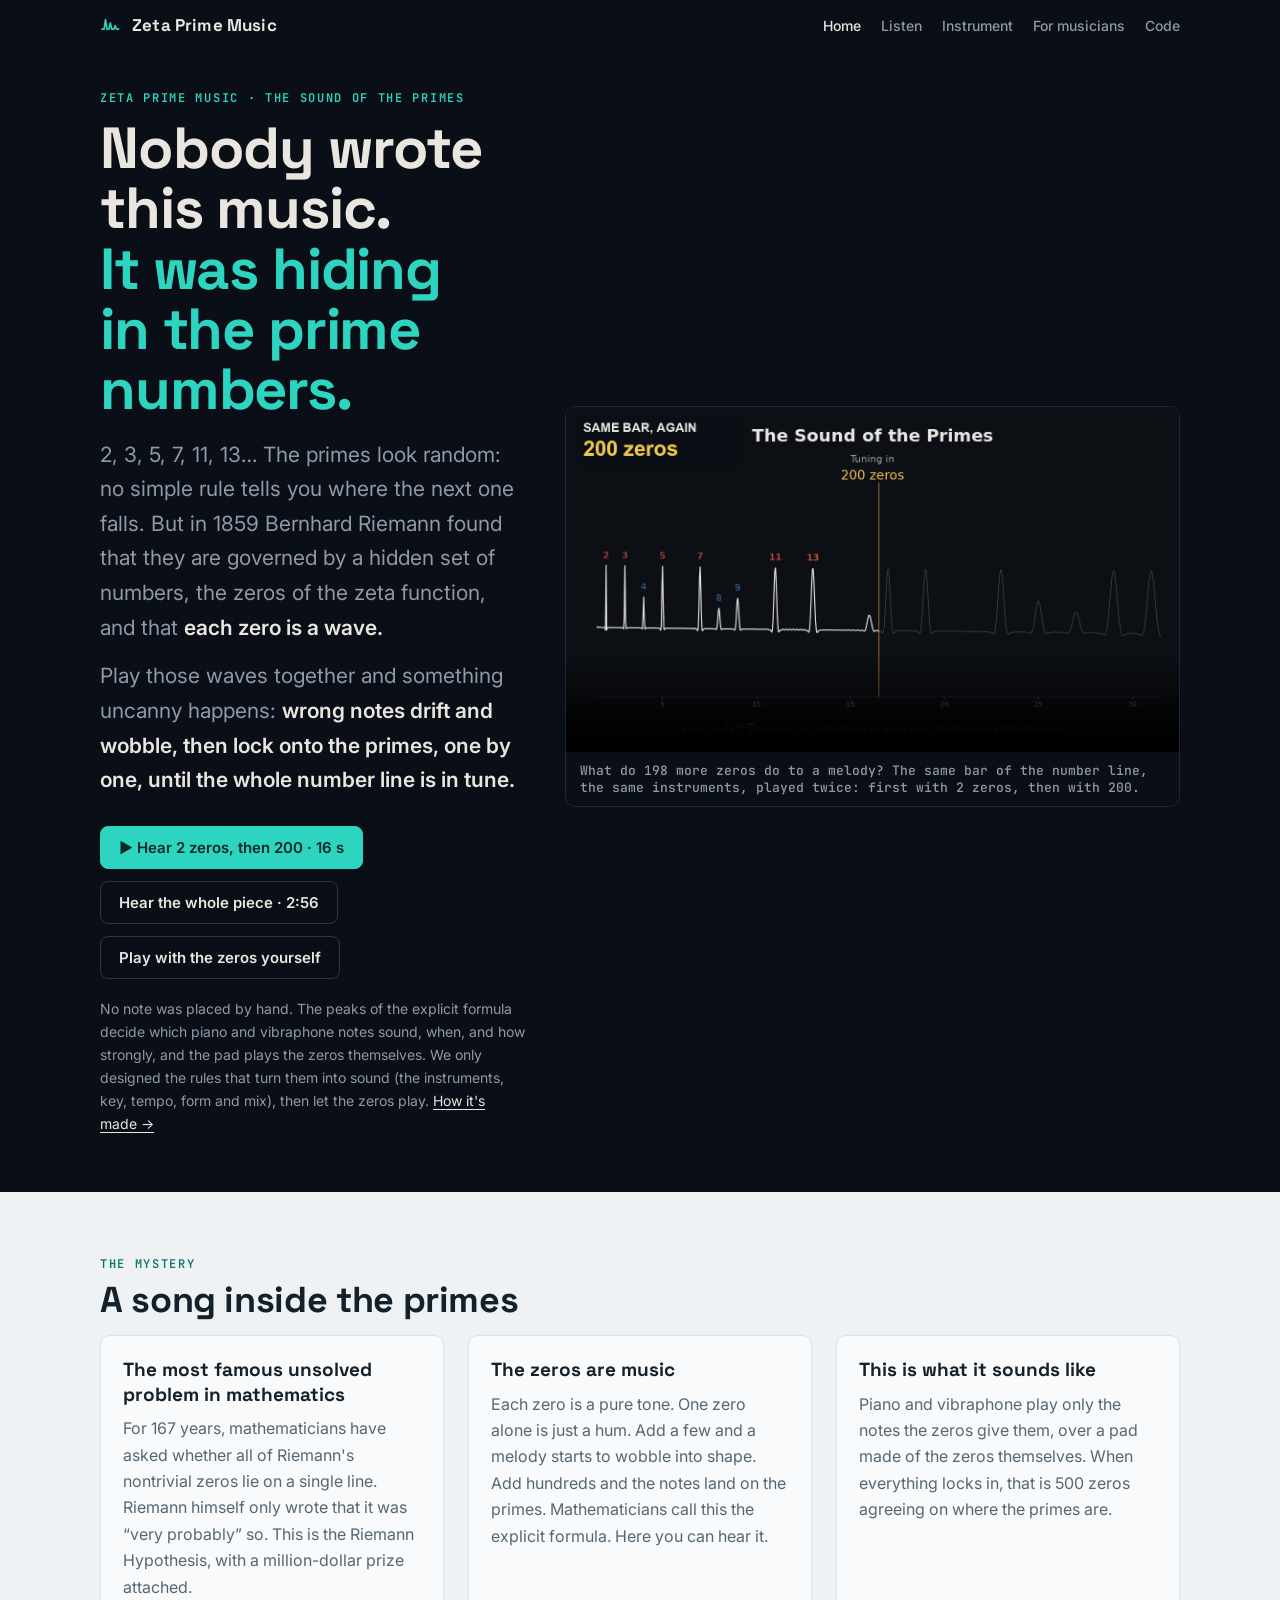
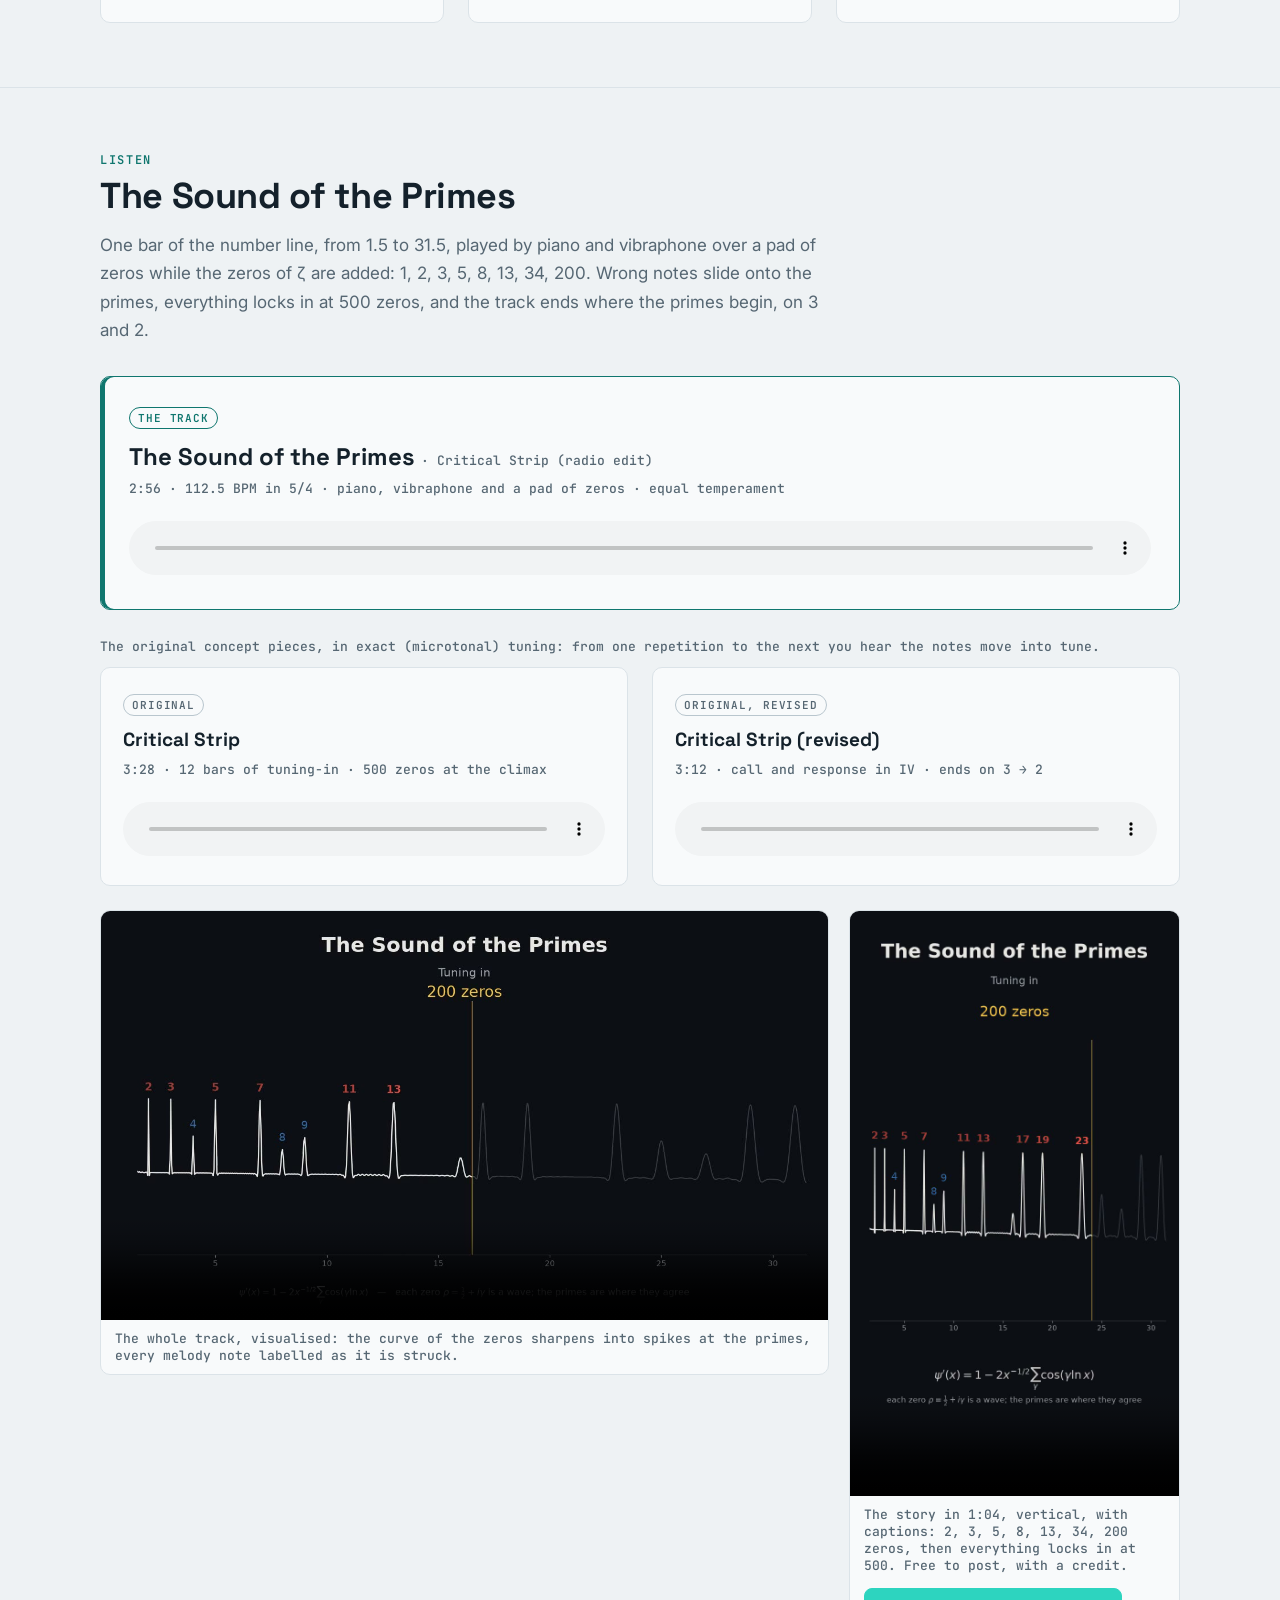
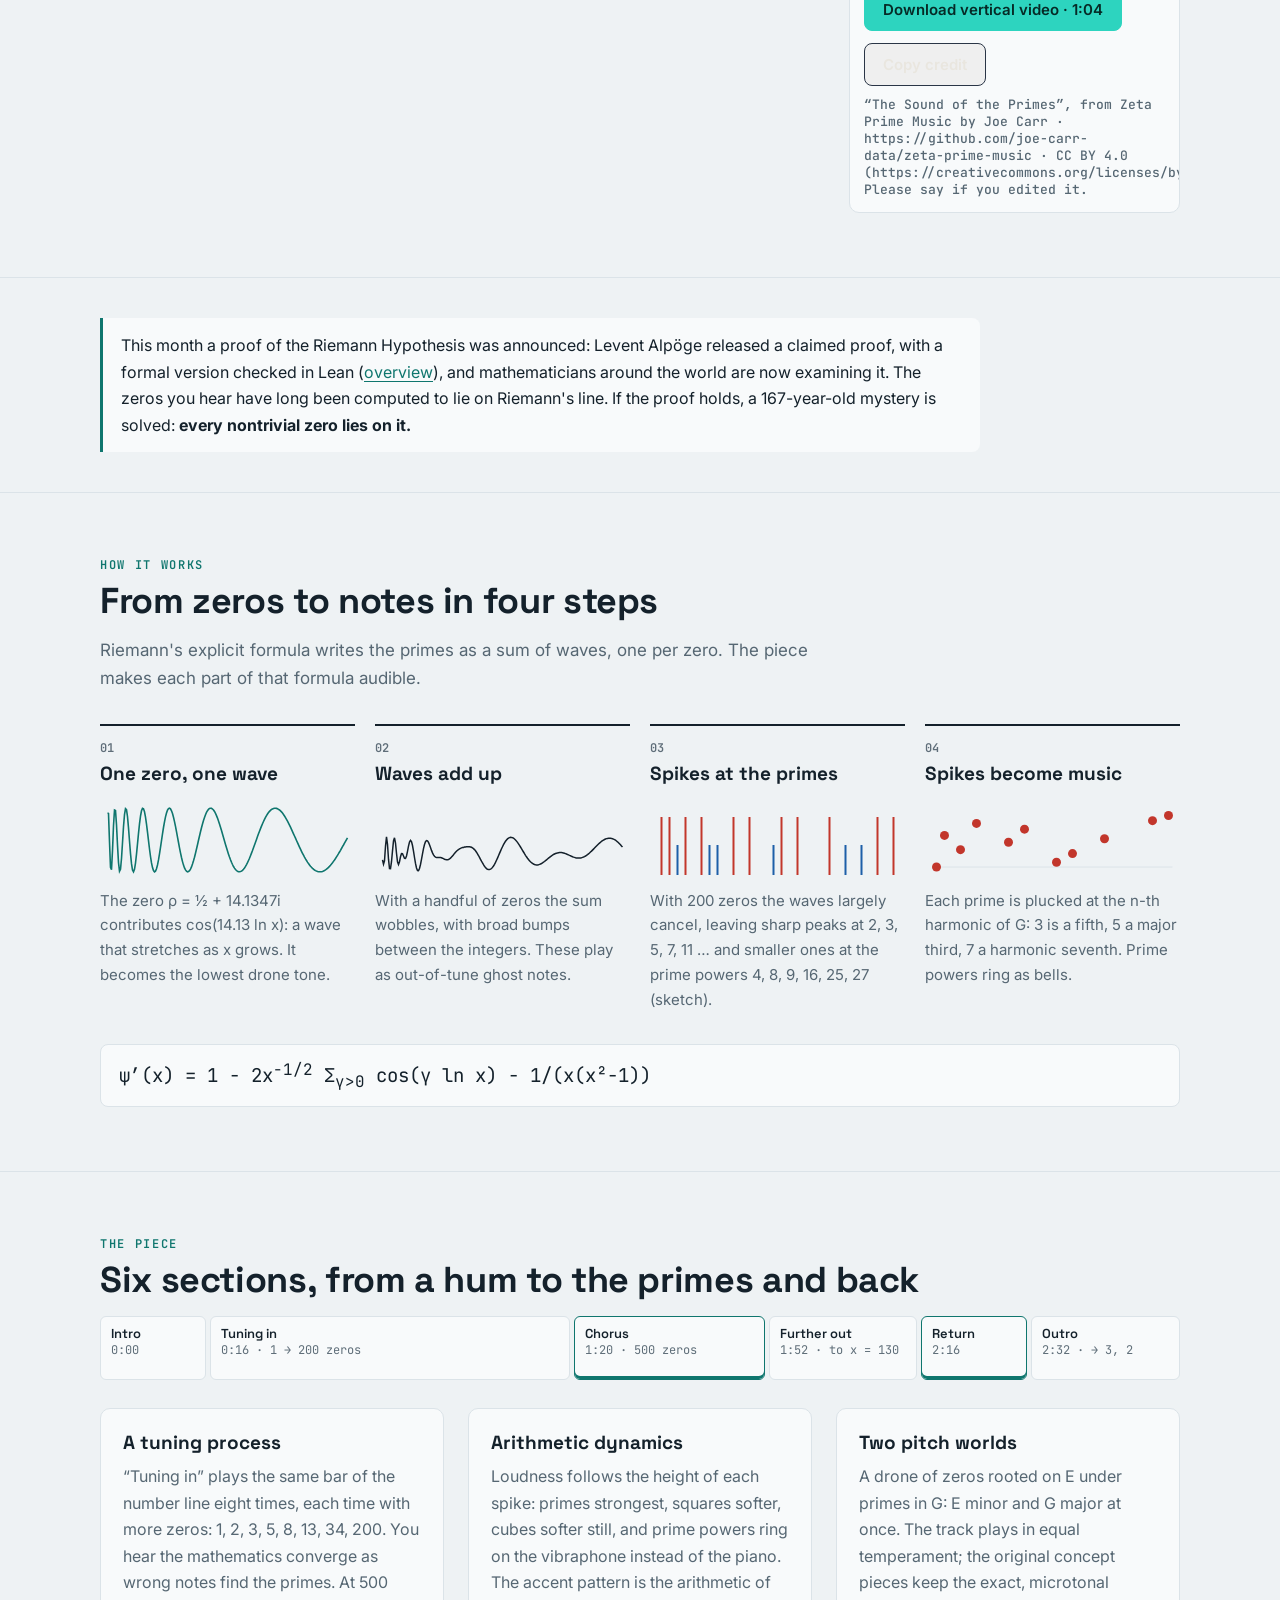
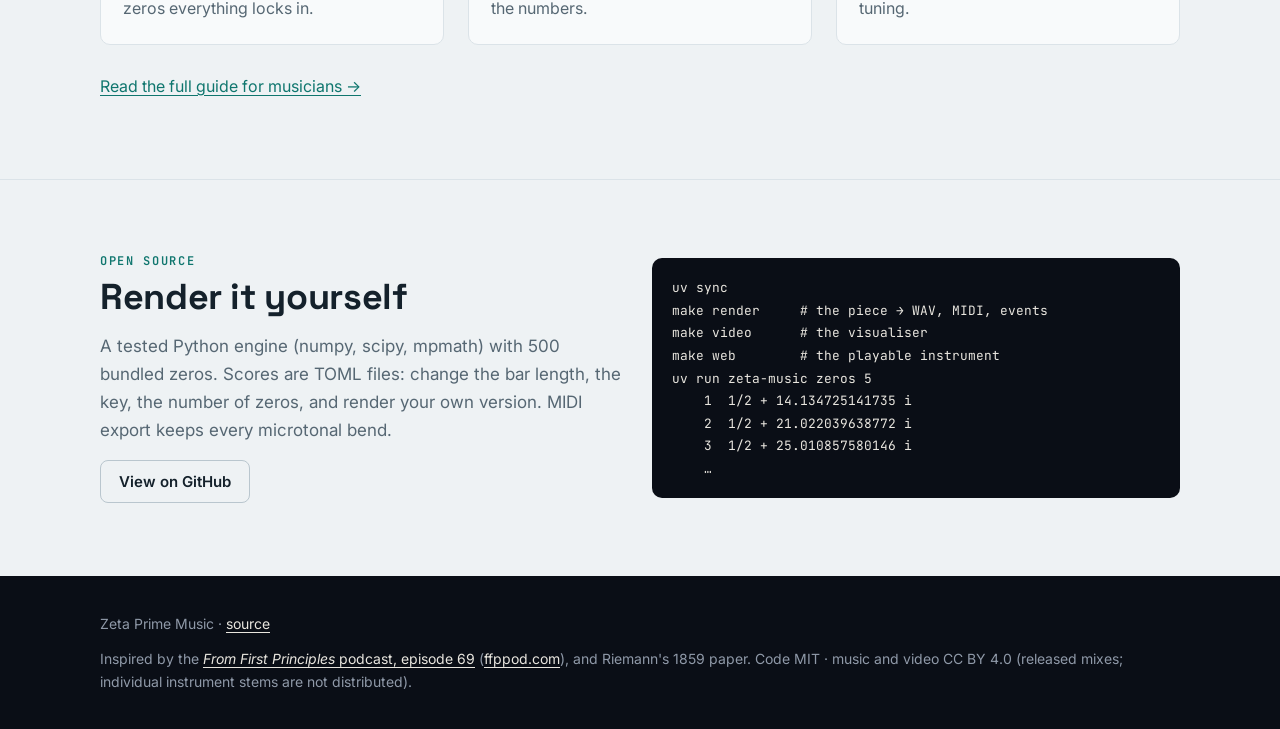
<file: docs/index.html>
<!doctype html>
<html lang="en">
<head>
<meta charset="utf-8">
<meta name="viewport" content="width=device-width, initial-scale=1, viewport-fit=cover">
<title>Zeta Prime Music</title>
<meta name="description" content="Nobody wrote this music. Add the zeros of the Riemann zeta function one by one and the prime numbers come into tune: a track, a video and a playable instrument built from the mathematics.">
<meta property="og:title" content="The Sound of the Primes · Zeta Prime Music">
<meta property="og:type" content="website">
<meta property="og:url" content="https://joe-carr-data.github.io/zeta-prime-music/">
<meta name="twitter:card" content="summary_large_image">
<meta property="og:description" content="Nobody wrote this music. Add the zeros of the Riemann zeta function one by one and the prime numbers come into tune.">
<meta property="og:image" content="https://joe-carr-data.github.io/zeta-prime-music/media/share-card.jpg">
<meta property="og:image:secure_url" content="https://joe-carr-data.github.io/zeta-prime-music/media/share-card.jpg">
<meta property="og:image:type" content="image/jpeg">
<meta property="og:image:width" content="1280">
<meta property="og:image:height" content="720">
<meta property="og:site_name" content="Zeta Prime Music">
<meta property="og:image:alt" content="The Sound of the Primes: a curve of 200 zeta zeros with sharp peaks labelled at the primes 2, 3, 5, 7, 11, 13 and smaller ones at 4, 8, 9 and 16">
<link rel="preconnect" href="https://fonts.googleapis.com">
<link rel="preconnect" href="https://fonts.gstatic.com" crossorigin>
<link rel="stylesheet" href="https://fonts.googleapis.com/css2?family=Space+Grotesk:wght@500;700&family=Inter:wght@400;500;600&family=JetBrains+Mono:wght@400;600&display=swap">
<link rel="stylesheet" href="assets/site.css">
<link rel="icon" href="data:image/svg+xml,%3Csvg xmlns='http://www.w3.org/2000/svg' viewBox='0 0 32 32'%3E%3Crect width='32' height='32' rx='7' fill='%230a0e16'/%3E%3Cpath d='M4 22h4l2-14 2 14h3l2-9 2 9h3l2-5 2 5h2' fill='none' stroke='%232dd4bf' stroke-width='2' stroke-linejoin='round'/%3E%3C/svg%3E">
</head>
<body>

<header class="topbar">
  <div class="wrap">
    <a class="brand" href="./"><svg viewBox="0 0 32 32" aria-hidden="true"><path d="M2 22h4l2-14 2 14h3l2-9 2 9h3l2-5 2 5h4" fill="none" stroke="#2dd4bf" stroke-width="2.4" stroke-linejoin="round"/></svg>Zeta Prime Music</a>
    <nav class="nav" aria-label="Site">
      <a href="./" aria-current="page">Home</a>
      <a href="#listen">Listen</a>
      <a href="demo.html">Instrument</a>
      <a href="musicians.html">For musicians</a>
      <a href="https://github.com/joe-carr-data/zeta-prime-music">Code</a>
    </nav>
  </div>
</header>

<div class="hero">
  <div class="wrap hero-grid">
    <div>
      <p class="eyebrow">Zeta Prime Music · The sound of the primes</p>
      <h1 class="statement">Nobody wrote this music. <span>It was hiding in the prime numbers.</span></h1>
      <p class="lede">2, 3, 5, 7, 11, 13… The primes look random: no simple rule tells you where the next one falls. But in 1859 Bernhard Riemann found that they are governed by a hidden set of numbers, the zeros of the zeta function, and that <b>each zero is a wave.</b></p>
      <p class="lede">Play those waves together and something uncanny happens: <b>wrong notes drift and wobble, then lock onto the primes, one by one, until the whole number line is in tune.</b></p>
      <div class="cta">
        <a class="btn primary" id="play-compare" href="#compare">▶ Hear 2 zeros, then 200 · 16 s</a>
        <a class="btn" href="#listen">Hear the whole piece · 2:56</a>
        <a class="btn" href="demo.html">Play with the zeros yourself</a>
      </div>
      <p class="fine">No note was placed by hand. The peaks of the explicit formula decide which piano and vibraphone notes sound, when, and how strongly, and the pad plays the zeros themselves. We only designed the rules that turn them into sound (the instruments, key, tempo, form and mix), then let the zeros play. <a href="musicians.html">How it's made →</a></p>
    </div>
    <figure class="hero-media" id="compare" style="margin:0">
      <video id="compare-video" width="1280" height="720" controls playsinline preload="metadata" poster="media/compare-2-200-poster.jpg" src="media/compare-2-200.mp4" aria-label="The same eight-second bar of the number line played twice: first with 2 zeros, where the curve is broad waves and few notes land on primes, then with 200 zeros, where sharp peaks stand on the primes from 2 to 31 and smaller ones on the prime powers 4, 8, 9, 16, 25, 27."></video>
      <figcaption class="meta" style="padding:10px 14px; color: var(--night-muted)">What do 198 more zeros do to a melody? The same bar of the number line, the same instruments, played twice: first with 2 zeros, then with 200.</figcaption>
    </figure>
  </div>
</div>

<main>
  <section id="mystery">
    <div class="wrap">
      <p class="kicker">The mystery</p>
      <h2>A song inside the primes</h2>
      <div class="grid-3">
        <div class="card"><h3>The most famous unsolved problem in mathematics</h3><p>For 167 years, mathematicians have asked whether all of Riemann's nontrivial zeros lie on a single line. Riemann himself only wrote that it was “very probably” so. This is the Riemann Hypothesis, with a million-dollar prize attached.</p></div>
        <div class="card"><h3>The zeros are music</h3><p>Each zero is a pure tone. One zero alone is just a hum. Add a few and a melody starts to wobble into shape. Add hundreds and the notes land on the primes. Mathematicians call this the explicit formula. Here you can hear it.</p></div>
        <div class="card"><h3>This is what it sounds like</h3><p>Piano and vibraphone play only the notes the zeros give them, over a pad made of the zeros themselves. When everything locks in, that is 500 zeros agreeing on where the primes are.</p></div>
      </div>
    </div>
  </section>

  <section id="listen">
    <div class="wrap">
      <p class="kicker">Listen</p>
      <h2>The Sound of the Primes</h2>
      <p class="intro">One bar of the number line, from 1.5 to 31.5, played by piano and vibraphone over a pad of zeros while the zeros of ζ are added: 1, 2, 3, 5, 8, 13, 34, 200. Wrong notes slide onto the primes, everything locks in at 500 zeros, and the track ends where the primes begin, on 3 and 2.</p>
      <div class="card feature">
        <span class="tag main">The track</span>
        <h3 style="margin-top:12px">The Sound of the Primes <span class="meta" style="font-weight:500">· Critical Strip (radio edit)</span></h3>
        <p class="meta">2:56 · 112.5 BPM in 5/4 · piano, vibraphone and a pad of zeros · equal temperament</p>
        <audio controls preload="metadata" src="media/audio/the-sound-of-the-primes.m4a" aria-label="The Sound of the Primes, radio edit, 2 minutes 56"></audio>
      </div>
      <p class="meta" style="margin:28px 0 12px">The original concept pieces, in exact (microtonal) tuning: from one repetition to the next you hear the notes move into tune.</p>
      <div class="grid-2">
        <div class="card">
          <span class="tag">Original</span>
          <h3 style="margin-top:12px">Critical Strip</h3>
          <p class="meta">3:28 · 12 bars of tuning-in · 500 zeros at the climax</p>
          <audio controls preload="none" src="media/audio/critical-strip.m4a" aria-label="Critical Strip, original, 3 minutes 28"></audio>
        </div>
        <div class="card">
          <span class="tag">Original, revised</span>
          <h3 style="margin-top:12px">Critical Strip (revised)</h3>
          <p class="meta">3:12 · call and response in IV · ends on 3 → 2</p>
          <audio controls preload="none" src="media/audio/critical-strip-revised.m4a" aria-label="Critical Strip, revised, 3 minutes 12"></audio>
        </div>
      </div>
      <div class="media-pair">
        <figure class="card" style="padding:0; overflow:hidden; margin:0">
          <video controls preload="none" playsinline poster="media/sound-of-the-primes-poster.jpg" src="media/sound-of-the-primes.mp4" style="width:100%" aria-label="Visualiser for The Sound of the Primes"></video>
          <figcaption class="meta" style="padding:10px 14px">The whole track, visualised: the curve of the zeros sharpens into spikes at the primes, every melody note labelled as it is struck.</figcaption>
        </figure>
        <figure class="card" style="padding:0; overflow:hidden; margin:0">
          <video controls preload="none" playsinline poster="media/sound-of-the-primes-60s-poster.jpg" src="media/sound-of-the-primes-60s.mp4" style="width:100%" aria-label="Vertical clip, 1 minute 4 seconds: zeros 2 to 500, with captions"></video>
          <figcaption class="meta" style="padding:10px 14px">The story in 1:04, vertical, with captions: 2, 3, 5, 8, 13, 34, 200 zeros, then everything locks in at 500. Free to post, with a credit.</figcaption>
          <div style="padding:0 14px 14px">
            <div class="cta" style="margin:4px 0 10px">
              <a class="btn primary" href="media/sound-of-the-primes-60s.mp4" download="the-sound-of-the-primes-vertical.mp4">Download vertical video · 1:04</a>
              <button class="btn" id="copy-credit" type="button">Copy credit</button>
            </div>
            <p class="meta" id="credit-text" style="margin:0">“The Sound of the Primes”, from Zeta Prime Music by Joe Carr · https://github.com/joe-carr-data/zeta-prime-music · CC BY 4.0 (https://creativecommons.org/licenses/by/4.0/). Please say if you edited it.</p>
          </div>
        </figure>
      </div>
    </div>
  </section>

  <section id="proof" style="padding-block:40px">
    <div class="wrap">
      <div class="callout" style="margin:0; max-width:880px">
        This month a proof of the Riemann Hypothesis was announced: Levent Alpöge released a claimed proof, with a formal version checked in Lean (<a href="https://en.wikipedia.org/wiki/Alp%C3%B6ge's_proof_of_the_Riemann_hypothesis">overview</a>), and mathematicians around the world are now examining it. The zeros you hear have long been computed to lie on Riemann's line. If the proof holds, a 167-year-old mystery is solved: <b>every nontrivial zero lies on it.</b>
      </div>
    </div>
  </section>

  <section id="how">
    <div class="wrap">
      <p class="kicker">How it works</p>
      <h2>From zeros to notes in four steps</h2>
      <p class="intro">Riemann's explicit formula writes the primes as a sum of waves, one per zero. The piece makes each part of that formula audible.</p>
      <div class="steps">
        <div class="step"><h3>One zero, one wave</h3><svg data-fig="one" viewBox="0 0 240 70" aria-hidden="true"></svg><p>The zero ρ = ½ + 14.1347i contributes cos(14.13 ln x): a wave that stretches as x grows. It becomes the lowest drone tone.</p></div>
        <div class="step"><h3>Waves add up</h3><svg data-fig="few" viewBox="0 0 240 70" aria-hidden="true"></svg><p>With a handful of zeros the sum wobbles, with broad bumps between the integers. These play as out-of-tune ghost notes.</p></div>
        <div class="step"><h3>Spikes at the primes</h3><svg data-fig="many" viewBox="0 0 240 70" aria-hidden="true"></svg><p>With 200 zeros the waves largely cancel, leaving sharp peaks at 2, 3, 5, 7, 11 … and smaller ones at the prime powers 4, 8, 9, 16, 25, 27 (sketch).</p></div>
        <div class="step"><h3>Spikes become music</h3><svg data-fig="notes" viewBox="0 0 240 70" aria-hidden="true"></svg><p>Each prime is plucked at the n-th harmonic of G: 3 is a fifth, 5 a major third, 7 a harmonic seventh. Prime powers ring as bells.</p></div>
      </div>
      <div class="formula" style="margin-top:32px">ψ′(x) = 1 − 2x<sup>−1/2</sup> Σ<sub>γ&gt;0</sub> cos(γ ln x) − 1/(x(x²−1))</div>
    </div>
  </section>

  <section id="form">
    <div class="wrap">
      <p class="kicker">The piece</p>
      <h2>Six sections, from a hum to the primes and back</h2>
      <div class="timeline" role="img" aria-label="Form of The Sound of the Primes: Intro 16 s, Tuning in 64 s with 1 to 200 zeros, Chorus 32 s with 500 zeros, Further out 24 s up to x = 130, Chorus return 16 s, Outro 16 s plus 8 s of ring-out, ending on 3 and 2">
        <div style="flex:16">Intro<span>0:00</span></div>
        <div style="flex:64">Tuning in<span>0:16 · 1 → 200 zeros</span></div>
        <div class="peak" style="flex:32">Chorus<span>1:20 · 500 zeros</span></div>
        <div style="flex:24">Further out<span>1:52 · to x = 130</span></div>
        <div class="peak" style="flex:16">Return<span>2:16</span></div>
        <div style="flex:24">Outro<span>2:32 · → 3, 2</span></div>
      </div>
      <div class="grid-3" style="margin-top:28px">
        <div class="card"><h3>A tuning process</h3><p>“Tuning in” plays the same bar of the number line eight times, each time with more zeros: 1, 2, 3, 5, 8, 13, 34, 200. You hear the mathematics converge as wrong notes find the primes. At 500 zeros everything locks in.</p></div>
        <div class="card"><h3>Arithmetic dynamics</h3><p>Loudness follows the height of each spike: primes strongest, squares softer, cubes softer still, and prime powers ring on the vibraphone instead of the piano. The accent pattern is the arithmetic of the numbers.</p></div>
        <div class="card"><h3>Two pitch worlds</h3><p>A drone of zeros rooted on E under primes in G: E minor and G major at once. The track plays in equal temperament; the original concept pieces keep the exact, microtonal tuning.</p></div>
      </div>
      <p style="margin-top:28px"><a href="musicians.html">Read the full guide for musicians →</a></p>
    </div>
  </section>

  <section id="code">
    <div class="wrap grid-2" style="align-items:center">
      <div>
        <p class="kicker">Open source</p>
        <h2>Render it yourself</h2>
        <p class="intro" style="margin-bottom:16px">A tested Python engine (numpy, scipy, mpmath) with 500 bundled zeros. Scores are TOML files: change the bar length, the key, the number of zeros, and render your own version. MIDI export keeps every microtonal bend.</p>
        <a class="btn" style="color:var(--ink); border-color:var(--rule)" href="https://github.com/joe-carr-data/zeta-prime-music">View on GitHub</a>
      </div>
<pre><code>uv sync
make render     # the piece → WAV, MIDI, events
make video      # the visualiser
make web        # the playable instrument
uv run zeta-music zeros 5
    1  1/2 + 14.134725141735 i
    2  1/2 + 21.022039638772 i
    3  1/2 + 25.010857580146 i
    …</code></pre>
    </div>
  </section>
</main>

<footer>
  <div class="wrap">
    <span>Zeta Prime Music · <a href="https://github.com/joe-carr-data/zeta-prime-music">source</a></span>
    <span>Inspired by the <a href="https://www.youtube.com/watch?v=zSGBxRjzyb8"><i>From First Principles</i> podcast, episode 69</a> (<a href="https://ffppod.com">ffppod.com</a>), and Riemann's 1859 paper. Code MIT · music and video CC BY 4.0 (released mixes; individual instrument stems are not distributed).</span>
  </div>
</footer>

<script>
// Step illustrations, computed from the first zeros (no hand-drawn curves).
const G = [14.134725, 21.022040, 25.010858, 30.424876, 32.935062, 37.586178, 40.918719, 43.327073, 48.005151, 49.773832];
const ink = () => getComputedStyle(document.documentElement).getPropertyValue("--ink").trim();
function path(fn, x0, x1, w, h, lo, hi, n = 240) {
  let d = "";
  for (let i = 0; i <= n; i++) {
    const x = x0 + (x1 - x0) * i / n, y = Math.max(lo, Math.min(hi, fn(x)));
    d += (i ? "L" : "M") + (w * i / n).toFixed(1) + " " + (h - (y - lo) / (hi - lo) * h).toFixed(1);
  }
  return d;
}
function sum(x, N) { let s = 0; for (let k = 0; k < N; k++) s += Math.cos(G[k] * Math.log(x)) * Math.exp(-0.5 * (2.5 * (k + .5) / N) ** 2); return -2 * s / Math.sqrt(x) * x / Math.log(x); }
function draw() {
  const c = ink(), accent = getComputedStyle(document.documentElement).getPropertyValue("--wave").trim();
  for (const svg of document.querySelectorAll("svg[data-fig]")) {
    const k = svg.dataset.fig; let html = "";
    if (k === "one") html = `<path d="${path(x => Math.cos(G[0] * Math.log(x)), 1.5, 31.5, 240, 70, -1.1, 1.1)}" fill="none" stroke="${accent}" stroke-width="1.6"/>`;
    if (k === "few") html = `<path d="${path(x => sum(x, 4), 1.5, 31.5, 240, 70, -6, 14)}" fill="none" stroke="${c}" stroke-width="1.5"/>`;
    if (k === "many") {
      const zs = [2,3,4,5,7,8,9,11,13,16,17,19,23,25,27,29,31], primes = new Set([2,3,5,7,11,13,17,19,23,29,31]);
      html = zs.map(n => { const x = (n - 1.5) / 30 * 240, h = primes.has(n) ? 58 : 30; return `<line x1="${x}" x2="${x}" y1="70" y2="${70 - h}" stroke="${primes.has(n) ? "var(--prime)" : "var(--power)"}" stroke-width="2"/>`; }).join("");
    }
    if (k === "notes") {
      const pts = [[2,0],[3,702],[5,386],[7,969],[11,551],[13,841],[17,105],[19,298],[23,628],[29,1030],[31,1145]];
      html = `<line x1="0" x2="240" y1="62" y2="62" stroke="var(--grid)"/>` + pts.map(([n, c2]) => `<circle cx="${(n - 1.5) / 30 * 240}" cy="${62 - c2 / 1200 * 54}" r="4.5" fill="var(--prime)"/>`).join("");
    }
    svg.innerHTML = html;
  }
}
draw();
matchMedia("(prefers-color-scheme: dark)").addEventListener("change", draw);
// the 16-second comparison: the main button plays it from the start, with sound
const cv = document.getElementById("compare-video");
document.getElementById("play-compare").addEventListener("click", (e) => {
  e.preventDefault();
  cv.muted = false; cv.currentTime = 0; cv.play().catch(() => {});
  if (cv.getBoundingClientRect().top > innerHeight * 0.6) cv.scrollIntoView({ behavior: "smooth", block: "center" });
});
// copy the credit line for the vertical clip
const cb = document.getElementById("copy-credit");
if (cb) cb.addEventListener("click", async () => {
  const text = document.getElementById("credit-text").innerText;
  try { await navigator.clipboard.writeText(text); cb.textContent = "Copied ✓"; }
  catch { getSelection().selectAllChildren(document.getElementById("credit-text")); cb.textContent = "Selected: press Ctrl/Cmd+C"; }
  setTimeout(() => { cb.textContent = "Copy credit"; }, 2500);
});
</script>
</body>
</html>
</file>
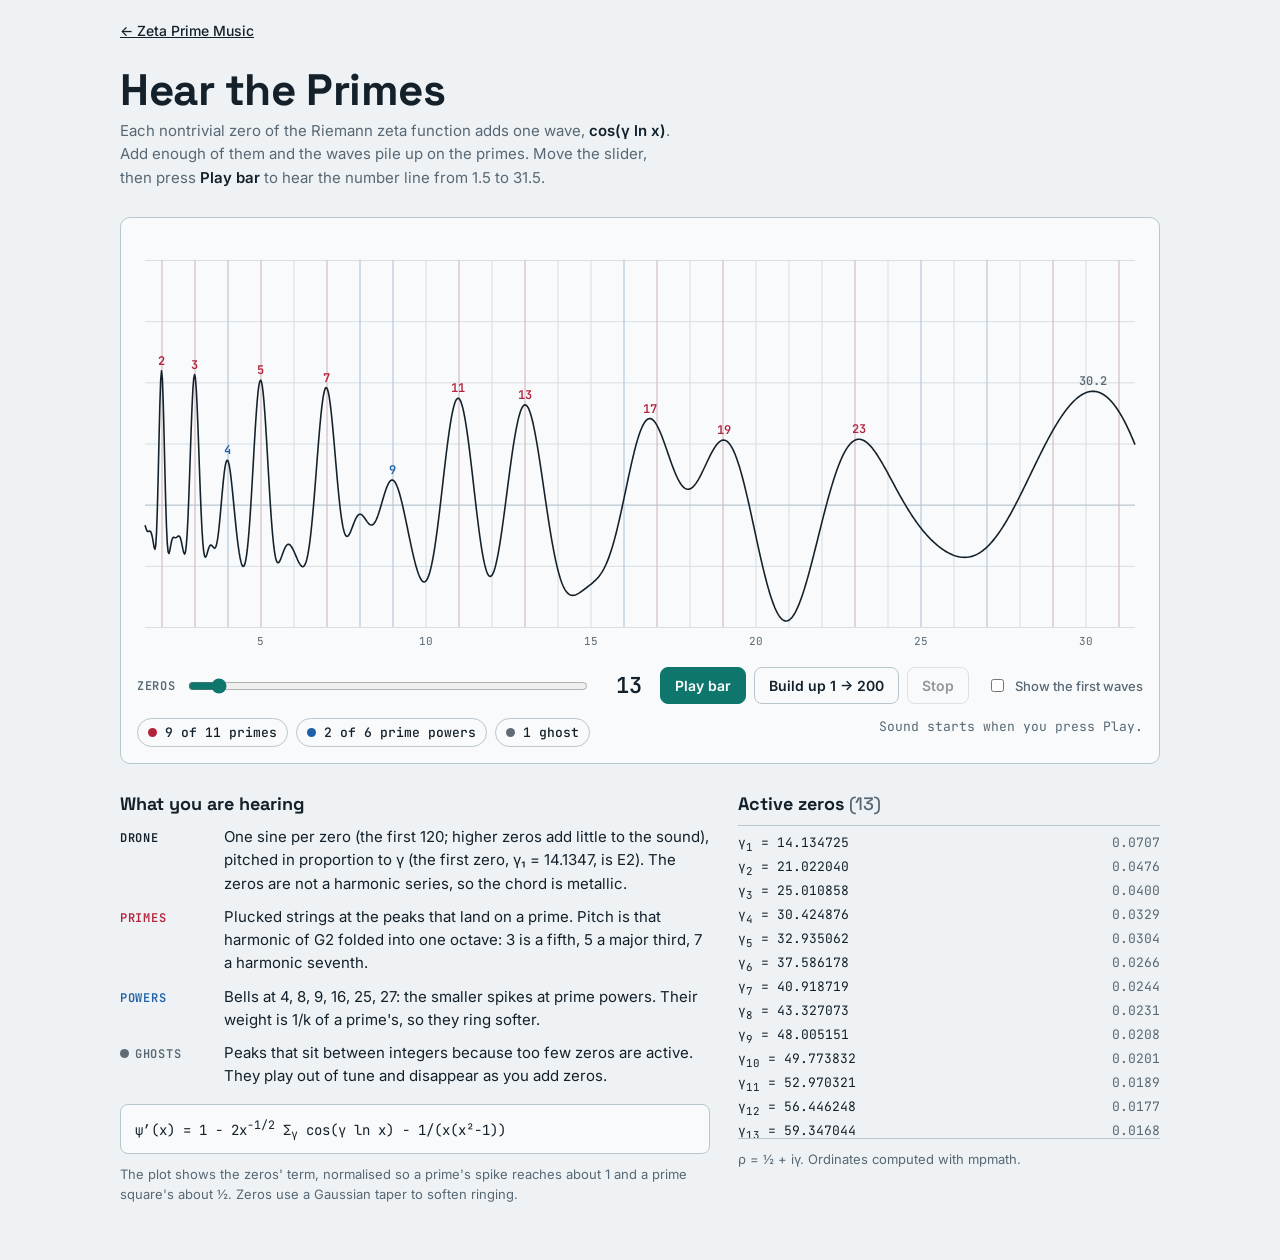
<file: docs/demo.html>
<!doctype html>
<html lang="en">
<head>
<meta charset="utf-8">
<meta name="viewport" content="width=device-width, initial-scale=1, viewport-fit=cover">
<title>Hear the Primes · Zeta Prime Music</title>
<meta name="description" content="Slide from 1 to 200 zeros of the Riemann zeta function and hear wrong notes lock onto the prime numbers.">
<meta property="og:title" content="Hear the Primes · Zeta Prime Music">
<meta property="og:description" content="Slide from 1 to 200 zeros of the Riemann zeta function and hear wrong notes lock onto the prime numbers.">
<meta property="og:type" content="website">
<meta property="og:url" content="https://joe-carr-data.github.io/zeta-prime-music/demo.html">
<meta property="og:image" content="https://joe-carr-data.github.io/zeta-prime-music/media/share-card.jpg">
<meta property="og:image:alt" content="A curve of 200 zeta zeros with sharp peaks labelled at the primes">
<meta name="twitter:card" content="summary_large_image">
<link rel="preconnect" href="https://fonts.googleapis.com">
<link rel="stylesheet" href="https://fonts.googleapis.com/css2?family=Space+Grotesk:wght@500;700&family=Inter:wght@400;500;600&family=JetBrains+Mono:wght@400;600&display=swap">
<style>
/* Layout: one working instrument (graph-paper plot + controls) on top, the explanation and the live list of zeros below. */
:root {
  --paper: #eef2f4; --panel: #f8fafb; --grid: #d6dfe4; --rule: #b9c6ce;
  --ink: #14212b; --muted: #576874;
  --prime: #b4233c; --power: #1d5fa8; --ghost: #5f6b75; --accent: #0f766e; --on-accent: #ffffff;
  --display: "Space Grotesk", "Helvetica Neue", Arial, sans-serif;
  --body: "Inter", system-ui, -apple-system, "Segoe UI", sans-serif;
  --mono: "JetBrains Mono", ui-monospace, "SFMono-Regular", Menlo, monospace;
}
@media (prefers-color-scheme: dark) { :root:not([data-theme="light"]) {
  --paper: #0f1720; --panel: #131d27; --grid: #1c2a36; --rule: #2b3d4b;
  --ink: #e4ebf0; --muted: #93a4b1;
  --prime: #ff6b7f; --power: #6aa8ff; --ghost: #6f7f8b; --accent: #2dd4bf; --on-accent: #062a26; color-scheme: dark } }
:root[data-theme="dark"] {
  --paper: #0f1720; --panel: #131d27; --grid: #1c2a36; --rule: #2b3d4b;
  --ink: #e4ebf0; --muted: #93a4b1;
  --prime: #ff6b7f; --power: #6aa8ff; --ghost: #6f7f8b; --accent: #2dd4bf; --on-accent: #062a26; color-scheme: dark }

body { background: var(--paper); color: var(--ink); font: 15px/1.55 var(--body);
  padding-left: max(16px, env(safe-area-inset-left, 0px)); padding-right: max(16px, env(safe-area-inset-right, 0px)); }
.wrap { max-width: 1040px; margin: 0 auto; padding-block: 28px 48px; display: grid; gap: 28px; }
header { display: grid; gap: 6px; }
h1 { font: 700 clamp(28px, 5vw, 44px)/1.05 var(--display); letter-spacing: -0.01em; margin: 0; text-wrap: balance; }
.lead { margin: 0; color: var(--muted); max-width: 62ch; }
.lead b { color: var(--ink); font-weight: 600; }

.instrument { background: var(--panel); border: 1px solid var(--rule); border-radius: 10px; padding: 16px; display: grid; gap: 14px; }
.plot { position: relative; width: 100%; aspect-ratio: 2.4 / 1; max-width: 100%; }
@media (max-width: 600px) { .plot { aspect-ratio: 1.35 / 1; } }
canvas { width: 100%; height: 100%; display: block; }
.controls { display: flex; flex-wrap: wrap; align-items: center; gap: 12px 18px; }
.zeros { display: flex; align-items: center; gap: 10px; flex: 1 1 280px; min-width: 0; }
.zeros label { font: 600 12px var(--mono); letter-spacing: 0.06em; text-transform: uppercase; color: var(--muted); white-space: nowrap; }
input[type="range"] { flex: 1; min-width: 0; accent-color: var(--accent); }
.n { font: 600 22px var(--mono); font-variant-numeric: tabular-nums; min-width: 3.2ch; text-align: right; }
.buttons { display: flex; gap: 8px; flex-wrap: wrap; }
button { font: 600 14px var(--body); border-radius: 8px; padding: 9px 14px; cursor: pointer; border: 1px solid var(--rule); background: transparent; color: var(--ink); }
button.primary { background: var(--accent); border-color: var(--accent); color: var(--on-accent); }
button:focus-visible, input:focus-visible { outline: 2px solid var(--accent); outline-offset: 2px; }
button[disabled] { opacity: 0.45; cursor: default; }

.tally { display: flex; flex-wrap: wrap; gap: 8px; }
.chip { font: 500 13px var(--mono); font-variant-numeric: tabular-nums; padding: 5px 10px; border-radius: 999px; border: 1px solid var(--rule); display: inline-flex; gap: 8px; align-items: center; }
.dot { width: 9px; height: 9px; border-radius: 50%; display: inline-block; }
.toggle { display: inline-flex; gap: 8px; align-items: center; font: 500 13px var(--body); color: var(--muted); cursor: pointer; }
.toggle input { accent-color: var(--accent); }
.status { font: 400 13px var(--mono); color: var(--muted); margin-left: auto; }

.below { display: grid; grid-template-columns: minmax(0, 1.4fr) minmax(0, 1fr); gap: 28px; }
@media (max-width: 760px) { .below { grid-template-columns: minmax(0, 1fr); } .status { margin-left: 0; } }
h2 { font: 700 18px var(--display); margin: 0 0 10px; }
.legend { display: grid; gap: 10px; margin: 0; padding: 0; list-style: none; }
.legend li { display: grid; grid-template-columns: 92px minmax(0, 1fr); gap: 12px; align-items: baseline; }
.legend .k { font: 600 12px var(--mono); letter-spacing: 0.06em; text-transform: uppercase; }
.formula { font: 400 14px var(--mono); background: var(--panel); border: 1px solid var(--rule); border-radius: 8px; padding: 12px 14px; overflow-x: auto; white-space: nowrap; margin-top: 16px; }
.zero-list { font: 400 13px/1.7 var(--mono); font-variant-numeric: tabular-nums; max-height: 300px; overflow-y: auto; border-top: 1px solid var(--rule); border-bottom: 1px solid var(--rule); padding-block: 6px; margin: 0; list-style: none; padding-left: 0; }
.zero-list li { display: flex; justify-content: space-between; gap: 12px; color: var(--muted); }
.zero-list li span:first-child { color: var(--ink); }
.note { color: var(--muted); font-size: 13px; margin: 10px 0 0; }
.sr-only { position: absolute; width: 1px; height: 1px; overflow: hidden; clip: rect(0 0 0 0); white-space: nowrap; }
@media (prefers-reduced-motion: reduce) { * { scroll-behavior: auto !important; } }
</style>
</head>
<body>
<p style="max-width:1040px;margin:0 auto;padding:14px max(16px,env(safe-area-inset-left,0px)) 0;font:500 14px Inter,system-ui,sans-serif"><a href="./" style="color:inherit">&larr; Zeta Prime Music</a></p>

<div class="wrap">
  <header>
    <h1>Hear the Primes</h1>
    <p class="lead">Each nontrivial zero of the Riemann zeta function adds one wave, <b>cos(γ ln x)</b>. Add enough of them and the waves pile up on the primes. Move the slider, then press <b>Play bar</b> to hear the number line from 1.5 to 31.5.</p>
  </header>

  <section class="instrument" aria-label="Instrument">
    <div class="plot"><canvas id="plot" role="img" aria-label="Sum of the first N zeta-zero waves over x from 1.5 to 31.5, with peaks labelled" aria-describedby="peaks-text"></canvas></div>
    <div class="controls">
      <div class="zeros">
        <label for="nz">Zeros</label>
        <input id="nz" type="range" min="1" max="200" step="1" value="13">
        <span class="n" id="nval">13</span>
      </div>
      <div class="buttons">
        <button class="primary" id="play" type="button">Play bar</button>
        <button id="build" type="button">Build up 1 → 200</button>
        <button id="stop" type="button" disabled>Stop</button>
      </div>
      <label class="toggle" for="waves"><input id="waves" type="checkbox"> Show the first waves</label>
    </div>
    <div class="tally" aria-live="polite">
      <span class="chip"><span class="dot" style="background: var(--prime)"></span><span id="t-prime">–</span></span>
      <span class="chip"><span class="dot" style="background: var(--power)"></span><span id="t-power">–</span></span>
      <span class="chip"><span class="dot" style="background: var(--ghost)"></span><span id="t-ghost">–</span></span>
      <span class="status" id="status">Sound starts when you press Play.</span>
    </div>
    <p class="sr-only" id="peaks-text" aria-live="polite"></p>
  </section>

  <section class="below">
    <div>
      <h2>What you are hearing</h2>
      <ul class="legend">
        <li><span class="k">Drone</span><span>One sine per zero (the first 120; higher zeros add little to the sound), pitched in proportion to γ (the first zero, γ₁ = 14.1347, is E2). The zeros are not a harmonic series, so the chord is metallic.</span></li>
        <li><span class="k" style="color: var(--prime)">Primes</span><span>Plucked strings at the peaks that land on a prime. Pitch is that harmonic of G2 folded into one octave: 3 is a fifth, 5 a major third, 7 a harmonic seventh.</span></li>
        <li><span class="k" style="color: var(--power)">Powers</span><span>Bells at 4, 8, 9, 16, 25, 27: the smaller spikes at prime powers. Their weight is 1/k of a prime's, so they ring softer.</span></li>
        <li><span class="k" style="color: var(--muted)"><span class="dot" style="background: var(--ghost); margin-right: 6px"></span>Ghosts</span><span>Peaks that sit between integers because too few zeros are active. They play out of tune and disappear as you add zeros.</span></li>
      </ul>
      <div class="formula">ψ′(x) = 1 − 2x<sup>−1/2</sup> Σ<sub>γ</sub> cos(γ ln x) − 1/(x(x²−1))</div>
      <p class="note">The plot shows the zeros' term, normalised so a prime's spike reaches about 1 and a prime square's about ½. Zeros use a Gaussian taper to soften ringing.</p>
    </div>
    <div>
      <h2>Active zeros <span id="zcount" style="color: var(--muted); font-weight: 500"></span></h2>
      <ul class="zero-list" id="zlist"></ul>
      <p class="note">ρ = ½ + iγ. Ordinates computed with mpmath.</p>
    </div>
  </section>
</div>

<script>
const GAMMAS = [14.134725142, 21.022039639, 25.01085758, 30.424876126, 32.935061588, 37.586178159, 40.918719012, 43.327073281, 48.005150881, 49.773832478, 52.970321478, 56.446247697, 59.347044003, 60.831778525, 65.112544048, 67.079810529, 69.546401711, 72.067157674, 75.704690699, 77.144840069, 79.33737502, 82.910380854, 84.735492981, 87.425274613, 88.809111208, 92.491899271, 94.651344041, 95.870634228, 98.831194218, 101.317851006, 103.72553804, 105.446623052, 107.168611184, 111.029535543, 111.874659177, 114.320220915, 116.226680321, 118.790782866, 121.370125002, 122.946829294, 124.256818554, 127.51668388, 129.5787042, 131.087688531, 133.497737203, 134.756509753, 138.116042055, 139.736208952, 141.123707404, 143.111845808, 146.000982487, 147.422765343, 150.053520421, 150.925257612, 153.024693811, 156.112909294, 157.597591818, 158.849988171, 161.188964138, 163.030709687, 165.537069188, 167.184439978, 169.094515416, 169.911976479, 173.41153652, 174.754191523, 176.441434298, 178.377407776, 179.91648402, 182.207078484, 184.874467848, 185.598783678, 187.228922584, 189.416158656, 192.026656361, 193.079726604, 195.26539668, 196.876481841, 198.015309676, 201.264751944, 202.493594514, 204.189671803, 205.394697202, 207.906258888, 209.576509717, 211.690862595, 213.34791936, 214.547044783, 216.169538508, 219.067596349, 220.714918839, 221.430705555, 224.007000255, 224.98332467, 227.42144428, 229.337413306, 231.2501887, 231.987235253, 233.693404179, 236.524229666, 237.769820481, 239.555477573, 241.049157796, 242.823271934, 244.070898497, 247.136990075, 248.10199006, 249.573689645, 251.014947795, 253.069986748, 255.306256455, 256.380713694, 258.610439492, 259.87440699, 260.805084505, 263.573893905, 265.557851839, 266.614973782, 267.921915083, 269.970449024, 271.494055642, 273.459609188, 275.587492649, 276.452049503, 278.25074353, 279.229250928, 282.465114765, 283.211185733, 284.835963981, 286.667445363, 287.911920501, 289.579854929, 291.846291329, 293.558434139, 294.965369619, 295.573254879, 297.979277062, 299.840326054, 301.649325462, 302.69674959, 304.864371341, 305.728912602, 307.219496128, 310.109463147, 311.16514153, 312.427801181, 313.985285731, 315.475616089, 317.734805942, 318.853104256, 321.160134309, 322.144558672, 323.466969558, 324.862866052, 327.443901262, 329.03307168, 329.953239728, 331.474467583, 333.645378525, 334.211354833, 336.841850428, 338.339992851, 339.858216725, 341.042261111, 342.05487751, 344.66170294, 346.347870566, 347.272677584, 349.316260871, 350.408419349, 351.878649025, 353.488900489, 356.017574977, 357.151302252, 357.952685102, 359.743754953, 361.289361696, 363.331330579, 364.736024114, 366.212710288, 367.993575482, 368.968438096, 370.050919212, 373.061928372, 373.864873911, 375.825912767, 376.324092231, 378.43668025, 379.872975347, 381.484468617, 383.44352945, 384.956116815, 385.861300846, 387.222890222, 388.846128354, 391.456083564, 392.24508334, 393.427743844, 395.582870011, 396.381854223];
const X0 = 1.5, X1 = 31.5, BAR = 8.0, GAP = 0.4, GRID = 1200;
const FIB = [1, 2, 3, 5, 8, 13, 21, 34, 55, 89, 144, 200];
const DRONE_BASE = 82.41, PLUCK_BASE = 98.0, DRONE_PARTIALS = 120;
document.documentElement.lang = document.documentElement.lang || "en";

// ---------- maths (ported from zeta_music.composition; parity checked for N = 1..200) ----------
function vonMangoldtPrime(n) { // [p, k] if n = p^k else null
  if (n < 2) return null;
  for (let p = 2; p * p <= n; p++) {
    if (n % p === 0) { let m = n, k = 0; while (m % p === 0) { m /= p; k++; } return m === 1 ? [p, k] : null; }
  }
  return [n, 1];
}
const XS = Float64Array.from({ length: GRID }, (_, i) => X0 + (X1 - X0) * i / (GRID - 1));
let COS = null; // cos(gamma_k ln x_j), computed once: the slider only changes weights
function cosTable() {
  if (COS) return COS;
  COS = new Float32Array(GAMMAS.length * GRID);
  for (let k = 0; k < GAMMAS.length; k++) for (let j = 0; j < GRID; j++) COS[k * GRID + j] = Math.cos(GAMMAS[k] * Math.log(XS[j]));
  return COS;
}
const SCALE = Float64Array.from(XS, x => -2 / Math.sqrt(x) * x / Math.log(x) * Math.PI);
function salience(N) {
  const C = cosTable(), out = new Float64Array(GRID);
  let iw = 0;
  for (let k = 0; k < N; k++) {
    const w = Math.exp(-0.5 * (2.5 * (k + 0.5) / N) ** 2);
    iw += w * 2 * Math.PI / Math.log(GAMMAS[k] / (2 * Math.PI));
    const row = k * GRID; for (let j = 0; j < GRID; j++) out[j] += w * C[row + j];
  }
  iw = Math.max(iw, Math.exp(-0.5 * 1.25 ** 2) * 2 * Math.PI / Math.log(GAMMAS[0] / (2 * Math.PI)));
  for (let j = 0; j < GRID; j++) out[j] *= SCALE[j] / iw;
  return out;
}
function fold(n) { return n / 2 ** Math.floor(Math.log2(n)); }
function pitch(x) { const n = Math.max(Math.round(x), 1); return PLUCK_BASE * fold(n) * 2 ** Math.min(3, Math.floor(Math.log2(n) / 2.5)) * (x / n); }
function findPeaks(ys, N) {
  const peaks = [], thr = 0.18;
  for (let i = 1; i < ys.length - 1; i++) {
    if (!(ys[i] > ys[i - 1] && ys[i] >= ys[i + 1]) || ys[i] < thr) continue;
    let l = ys[i], r = ys[i];
    for (let a = i - 1; a >= 0 && ys[a] <= ys[i]; a--) l = Math.min(l, ys[a]);
    for (let b = i + 1; b < ys.length && ys[b] <= ys[i]; b++) r = Math.min(r, ys[b]);
    if (ys[i] - Math.max(l, r) < thr) continue;
    const y0 = ys[i - 1], y1 = ys[i], y2 = ys[i + 1], den = y0 - 2 * y1 + y2;
    const d = den !== 0 ? 0.5 * (y0 - y2) / den : 0;
    const x = XS[i] + d * (XS[1] - XS[0]), n = Math.round(x);
    const pk = vonMangoldtPrime(n), tol = Math.min(0.25, 0.5 * x * Math.PI / (14 + 2.2 * N));
    let kind = "ghost";
    if (pk && Math.abs(x - n) <= tol) kind = pk[1] === 1 ? "prime" : "power";
    peaks.push({ x, y: ys[i], n, kind, freq: pitch(x) });
  }
  return peaks;
}
const TRUE = []; for (let n = 2; n <= 31; n++) { const pk = vonMangoldtPrime(n); if (pk) TRUE.push({ n, prime: pk[1] === 1 }); }

// ---------- state ----------
const state = { N: 13, ys: null, peaks: [], playing: false, mode: null, barStart: 0, nextBar: 0, fibIndex: 0 };
const el = id => document.getElementById(id);
const canvas = el("plot"), ctx2d = canvas.getContext("2d");
let listedN = 0;

function recompute() {
  state.ys = salience(state.N);
  state.peaks = findPeaks(state.ys, state.N);
  const c = { prime: 0, power: 0, ghost: 0 };
  for (const p of state.peaks) c[p.kind]++;
  el("t-prime").textContent = `${c.prime} of 11 primes`;
  el("t-power").textContent = `${c.power} of 6 prime powers`;
  el("t-ghost").textContent = `${c.ghost} ghost${c.ghost === 1 ? "" : "s"}`;
  el("nval").textContent = state.N;
  el("zcount").textContent = `(${state.N})`;
  el("peaks-text").textContent = "Peaks found: " + (state.peaks.map(p =>
    p.kind === "ghost" ? `ghost at ${p.x.toFixed(1)}` : `${p.n} (${p.kind === "prime" ? "prime" : "prime power"})`).join(", ") || "none") + ".";
  if (listedN !== state.N) { // incremental list update
    const list = el("zlist");
    while (listedN > state.N) { list.lastElementChild.remove(); listedN--; }
    let html = "";
    for (let k = listedN; k < state.N; k++) html += `<li><span>γ<sub>${k + 1}</sub> = ${GAMMAS[k].toFixed(6)}</span><span>${(1 / Math.hypot(0.5, GAMMAS[k])).toFixed(4)}</span></li>`;
    if (html) list.insertAdjacentHTML("beforeend", html);
    listedN = state.N;
  }
  draw();
}

// ---------- drawing ----------
function css(name) { return getComputedStyle(document.documentElement).getPropertyValue(name).trim(); }
function currentX() {
  if (!state.playing || !audio) return null;
  const t = audio.ctx.currentTime - state.barStart;
  return X0 + (X1 - X0) * Math.max(0, Math.min(1, t / BAR));
}
function draw() {
  const dpr = window.devicePixelRatio || 1, W = canvas.clientWidth, H = canvas.clientHeight;
  if (canvas.width !== Math.round(W * dpr) || canvas.height !== Math.round(H * dpr)) { canvas.width = Math.round(W * dpr); canvas.height = Math.round(H * dpr); }
  const g = ctx2d; g.setTransform(dpr, 0, 0, dpr, 0, 0); g.clearRect(0, 0, W, H);
  const padL = 8, padR = 8, padT = 26, padB = 26, YMIN = -1.0, YMAX = 2.0;
  const X = x => padL + (x - X0) / (X1 - X0) * (W - padL - padR);
  const Y = y => padT + (YMAX - Math.max(YMIN, Math.min(YMAX, y))) / (YMAX - YMIN) * (H - padT - padB);
  const C = { grid: css("--grid"), rule: css("--rule"), ink: css("--ink"), muted: css("--muted"), prime: css("--prime"), power: css("--power"), ghost: css("--ghost"), accent: css("--accent") };
  g.lineWidth = 1; g.strokeStyle = C.grid; g.beginPath();
  for (let x = 2; x <= 31; x++) { g.moveTo(X(x) + 0.5, padT); g.lineTo(X(x) + 0.5, H - padB); }
  for (let y = -1; y <= 2; y += 0.5) { g.moveTo(padL, Y(y) + 0.5); g.lineTo(W - padR, Y(y) + 0.5); }
  g.stroke();
  for (const t of TRUE) { g.strokeStyle = t.prime ? C.prime : C.power; g.globalAlpha = 0.22; g.beginPath(); g.moveTo(X(t.n) + 0.5, padT); g.lineTo(X(t.n) + 0.5, H - padB); g.stroke(); }
  g.globalAlpha = 1;
  g.strokeStyle = C.rule; g.beginPath(); g.moveTo(padL, Y(0) + 0.5); g.lineTo(W - padR, Y(0) + 0.5); g.stroke();
  g.fillStyle = C.muted; g.font = `11px ${css("--mono")}`; g.textAlign = "center";
  for (let x = 5; x <= 30; x += 5) g.fillText(String(x), X(x), H - 8);
  const head = currentX();
  const path = until => { g.beginPath(); let started = false; for (let i = 0; i < GRID; i++) { if (XS[i] > until) break; const px = X(XS[i]), py = Y(state.ys[i]); if (!started) { g.moveTo(px, py); started = true; } else g.lineTo(px, py); } };
  g.lineJoin = "round"; g.strokeStyle = C.ink; g.globalAlpha = state.playing ? 0.25 : 1; g.lineWidth = 1.6; path(X1); g.stroke(); g.globalAlpha = 1;
  if (head !== null) { g.lineWidth = 2; path(head); g.stroke(); g.strokeStyle = C.accent; g.lineWidth = 1.5; g.beginPath(); g.moveTo(X(head), padT - 6); g.lineTo(X(head), H - padB); g.stroke(); }
  if (el("waves").checked) { // the individual waves cos(gamma_k ln x), as in the source video
    const shown = Math.min(state.N, 4), C2 = cosTable();
    for (let k = 0; k < shown; k++) {
      g.strokeStyle = C.accent; g.globalAlpha = 0.75 - 0.15 * k; g.lineWidth = 1.2; g.beginPath();
      for (let j = 0; j < GRID; j += 2) { const px = X(XS[j]), py = Y(0.5 + 0.35 * C2[k * GRID + j]); if (j === 0) g.moveTo(px, py); else g.lineTo(px, py); }
      g.stroke();
      g.fillStyle = C.accent; g.font = `11px ${css("--mono")}`; g.textAlign = "left";
      const narrow = W < 420; // stack labels in a column on phones so none is clipped
      g.fillText(`γ${k + 1} = ${GAMMAS[k].toFixed(3)}`, narrow ? padL + 4 : padL + 4 + 92 * k, narrow ? padT + 12 + 13 * k : padT - 10);
    }
    g.globalAlpha = 1; g.textAlign = "center";
  }
  g.font = `600 12px ${css("--mono")}`;
  for (const p of state.peaks) {
    if (head !== null && p.x > head) continue;
    g.fillStyle = p.kind === "prime" ? C.prime : p.kind === "power" ? C.power : C.ghost;
    g.fillText(p.kind === "ghost" ? p.x.toFixed(1) : String(p.n), X(p.x), Math.max(12, Y(p.y) - 6));
  }
}

// ---------- audio ----------
// One AudioContext; each playback is a "session" with its own bus, so Stop fades and severs
// everything it scheduled (no stray notes from an old bar). The drone is one persistent bank of
// oscillators whose gains are ramped when N changes (no oscillator churn while dragging).
let audio = null, session = null, transport = 0;
function makeAudio() {
  const ctx = new (window.AudioContext || window.webkitAudioContext)();
  const master = ctx.createGain(); master.gain.value = 0.8;
  const comp = ctx.createDynamicsCompressor(); comp.threshold.value = -14; comp.ratio.value = 3;
  const verb = ctx.createConvolver(), wet = ctx.createGain(); wet.gain.value = 0.28;
  const len = Math.floor(ctx.sampleRate * 2.6), ir = ctx.createBuffer(2, len, ctx.sampleRate);
  for (let c = 0; c < 2; c++) { const d = ir.getChannelData(c); let s = 0; for (let i = 0; i < len; i++) { s = 0.6 * s + 0.4 * (Math.random() * 2 - 1); d[i] = s * Math.exp(-6.9 * i / len); } }
  verb.buffer = ir;
  const bus = ctx.createGain(); bus.connect(master); bus.connect(verb); verb.connect(wet); wet.connect(master);
  master.connect(comp); comp.connect(ctx.destination);
  return { ctx, bus };
}
function ks(freq, dur, bright, t60) {
  const ctx = audio.ctx, sr = ctx.sampleRate, n = Math.floor(dur * sr), buf = ctx.createBuffer(1, n, sr), y = buf.getChannelData(0);
  const period = sr / freq, p = Math.max(2, Math.floor(period - 0.5)), f = Math.min(1, Math.max(0, period - p - 0.5));
  const w0 = 2 * Math.PI * freq / sr;
  const hr = 0.5 * (1 - f) + 0.5 * Math.cos(w0) + 0.5 * f * Math.cos(2 * w0), hi = -0.5 * Math.sin(w0) - 0.5 * f * Math.sin(2 * w0);
  const g = Math.min(Math.pow(10, -3 / (t60 * freq)) / Math.max(Math.hypot(hr, hi), 1e-6), 0.9999);
  const pole = (1 - bright) * 0.9; let lp = 0, mean = 0;
  const line = new Float32Array(n + p + 2);
  for (let i = 0; i < p + 2; i++) { lp = (1 - pole) * (Math.random() * 2 - 1) + pole * lp; line[i] = lp; mean += lp; }
  mean /= p + 2; for (let i = 0; i < p + 2; i++) line[i] -= mean;
  const h0 = g * 0.5 * (1 - f), h1 = g * 0.5, h2 = g * 0.5 * f;
  for (let i = p + 2; i < line.length; i++) line[i] = h0 * line[i - p] + h1 * line[i - p - 1] + h2 * line[i - p - 2];
  let peak = 0; for (let i = 0; i < n; i++) { y[i] = line[i + p + 2]; peak = Math.max(peak, Math.abs(y[i])); }
  const fade = Math.floor(0.01 * sr), attack = Math.max(1, Math.floor(0.0015 * sr));
  for (let i = 0; i < n; i++) { y[i] /= peak || 1; if (i < attack) y[i] *= i / attack; if (i > n - fade) y[i] *= (n - i) / fade; }
  return buf;
}
function newSession() {
  const ctx = audio.ctx, bus = ctx.createGain(); bus.gain.value = 1; bus.connect(audio.bus);
  const droneOut = ctx.createGain(); droneOut.gain.value = 0; droneOut.connect(bus);
  const bank = [];
  for (let k = 0; k < Math.min(DRONE_PARTIALS, GAMMAS.length); k++) {
    const f = DRONE_BASE * GAMMAS[k] / GAMMAS[0]; if (f > 5000) break;
    const o = ctx.createOscillator(), gn = ctx.createGain(); o.frequency.value = f; gn.gain.value = 0;
    o.connect(gn); gn.connect(droneOut); o.start(); bank.push({ o, gn, amp: Math.hypot(0.5, GAMMAS[0]) / Math.hypot(0.5, GAMMAS[k]) });
  }
  return { bus, droneOut, bank, notes: [] };
}
function setDrone(N) { // ramp partial gains: the bank never changes size
  const t = audio.ctx.currentTime, n = Math.min(N, session.bank.length);
  let sum = 0; for (let k = 0; k < n; k++) sum += session.bank[k].amp ** 2;
  session.bank.forEach((b, k) => b.gn.gain.setTargetAtTime(k < n ? b.amp : 0, t, 0.08));
  session.droneOut.gain.setTargetAtTime(0.16 / Math.sqrt(Math.max(sum, 1)), t, 0.15);
}
function endSession(s) {
  if (!s) return;
  const t = audio.ctx.currentTime;
  s.bus.gain.cancelScheduledValues(t); s.bus.gain.setValueAtTime(s.bus.gain.value, t); s.bus.gain.linearRampToValueAtTime(0, t + 0.08);
  for (const nt of s.notes) { try { nt.stop(t + 0.1); } catch (e) { /* already stopped */ } }
  for (const b of s.bank) { try { b.o.stop(t + 0.1); } catch (e) { /* already stopped */ } }
  setTimeout(() => s.bus.disconnect(), 200);
}
function strike(p, when) {
  const ctx = audio.ctx, out = ctx.createGain(), pan = ctx.createStereoPanner ? ctx.createStereoPanner() : null;
  out.gain.value = Math.min(p.y, 1.3) * (p.kind === "ghost" ? 0.3 : p.kind === "power" ? 0.38 : 0.55);
  const dest = session.bus;
  if (pan) { pan.pan.value = Math.max(-0.85, Math.min(0.85, (fold(Math.max(p.n, 1)) - 1.5) * 1.5)); out.connect(pan); pan.connect(dest); } else out.connect(dest);
  const sources = [];
  if (p.kind === "power") {
    const car = ctx.createOscillator(), mod = ctx.createOscillator(), mg = ctx.createGain(), env = ctx.createGain();
    car.frequency.value = p.freq * 2; mod.frequency.value = p.freq * 2.8;
    mg.gain.setValueAtTime(p.freq * 4.4, when); mg.gain.exponentialRampToValueAtTime(1, when + 3);
    env.gain.setValueAtTime(0.0001, when); env.gain.exponentialRampToValueAtTime(1, when + 0.004); env.gain.exponentialRampToValueAtTime(0.001, when + 3);
    mod.connect(mg); mg.connect(car.frequency); car.connect(env); env.connect(out);
    car.start(when); mod.start(when); car.stop(when + 3.2); mod.stop(when + 3.2); sources.push(car, mod);
  } else {
    const src = ctx.createBufferSource();
    src.buffer = p.kind === "ghost" ? ks(p.freq, 1.2, 0.25, 0.8) : ks(p.freq, 3.0, 0.65, 2.8);
    src.connect(out); src.start(when); sources.push(src);
  }
  sources[0].onended = () => { out.disconnect(); if (pan) pan.disconnect(); };
  for (const s of sources) { s.when = when; session.notes.push(s); }
}
function scheduleFrom(barStart, fromX) { // strike the current peaks that lie ahead of fromX
  for (const p of state.peaks) if (p.x >= fromX) strike(p, barStart + (p.x - X0) / (X1 - X0) * BAR);
}
function cancelFuture() { // cancel notes not yet started (used when N changes mid-bar)
  const t = audio.ctx.currentTime;
  session.notes = session.notes.filter(s => { if (s.when > t + 0.02) { try { s.stop(); } catch (e) { /* not started */ } return false; } return true; });
}
let timer = null, raf = 0;
async function play(mode) {
  const token = ++transport;
  if (!audio) audio = makeAudio();
  try { if (audio.ctx.state !== "running") await audio.ctx.resume(); } catch (e) { /* reported below */ }
  if (token !== transport) return; // a newer Play/Stop happened while we waited
  if (audio.ctx.state !== "running") { el("status").textContent = "Audio is blocked by the browser. Tap Play again."; return; }
  halt();
  session = newSession();
  state.mode = mode; state.playing = true; state.fibIndex = 0;
  if (mode === "build") setN(FIB[0], false);
  setDrone(state.N);
  state.barStart = audio.ctx.currentTime + 0.1; state.nextBar = state.barStart + BAR + GAP;
  scheduleFrom(state.barStart, X0);
  el("stop").disabled = false;
  el("status").textContent = mode === "build" ? `Bar 1 of ${FIB.length}: 1 zero` : `Playing x = 1.5 → 31.5 with ${state.N} zeros`;
  timer = setInterval(tick, 40);
  const loop = () => { draw(); if (state.playing) raf = requestAnimationFrame(loop); };
  raf = requestAnimationFrame(loop);
}
function tick() { // lookahead scheduler: bars start exactly BAR + GAP apart on the audio clock
  const now = audio.ctx.currentTime;
  if (audio.ctx.state !== "running") { stop(true); el("status").textContent = "Audio was interrupted. Press Play to continue."; return; }
  if (now < state.nextBar - 0.25) return;
  if (state.mode === "build" && state.fibIndex < FIB.length - 1) {
    state.fibIndex++; setN(FIB[state.fibIndex], false); setDrone(state.N);
    state.barStart = state.nextBar; state.nextBar += BAR + GAP;
    scheduleFrom(state.barStart, X0);
    el("status").textContent = `Bar ${state.fibIndex + 1} of ${FIB.length}: ${state.N} zeros`;
  } else if (now >= state.nextBar - GAP) {
    stop(false);
  }
}
function halt() { clearInterval(timer); cancelAnimationFrame(raf); if (session) endSession(session); session = null; state.playing = false; }
function stop(silent) {
  transport++; halt(); el("stop").disabled = true;
  writeHash(state.N); // after a build-up the link matches what is on screen
  if (!silent) el("status").textContent = "Stopped. Change the zeros and play again.";
  draw();
}
function writeHash(n) { // shareable link: #zeros-13 (plain #name; the host mirrors location.hash)
  const h = `#zeros-${n}`;
  if (location.hash !== h) { try { location.hash = h; } catch (e) { /* sandboxed: ignore */ } }
}
function readHash() {
  const m = /^#zeros-(\d{1,3})$/.exec(location.hash);
  return m ? Math.min(200, Math.max(1, +m[1])) : null;
}
function setN(n, fromUser) {
  state.N = n; el("nz").value = n; recompute();
  if (fromUser && state.playing && session) { // retune the rest of the bar from the playhead on
    setDrone(n); cancelFuture(); scheduleFrom(state.barStart, currentX() + 0.05);
  }
}

let pendingN = null;
el("nz").addEventListener("change", e => writeHash(+e.target.value)); // on release, not every drag step
el("nz").addEventListener("input", e => { // coalesce slider input to one update per frame
  const first = pendingN === null; pendingN = +e.target.value;
  if (first) requestAnimationFrame(() => { const n = pendingN; pendingN = null; setN(n, true); });
});
el("play").addEventListener("click", () => play("bar"));
el("build").addEventListener("click", () => play("build"));
el("stop").addEventListener("click", () => stop(false));
el("waves").addEventListener("change", draw);
window.addEventListener("hashchange", () => { const n = readHash(); if (n && n !== state.N) setN(n, true); });
window.addEventListener("resize", draw);
matchMedia("(prefers-color-scheme: dark)").addEventListener("change", draw);
new MutationObserver(draw).observe(document.documentElement, { attributes: true, attributeFilter: ["data-theme"] });
if (document.fonts) document.fonts.ready.then(draw);
{ const n = readHash(); if (n) { state.N = n; el("nz").value = n; } }
recompute();
</script>

</body>
</html>
</file>
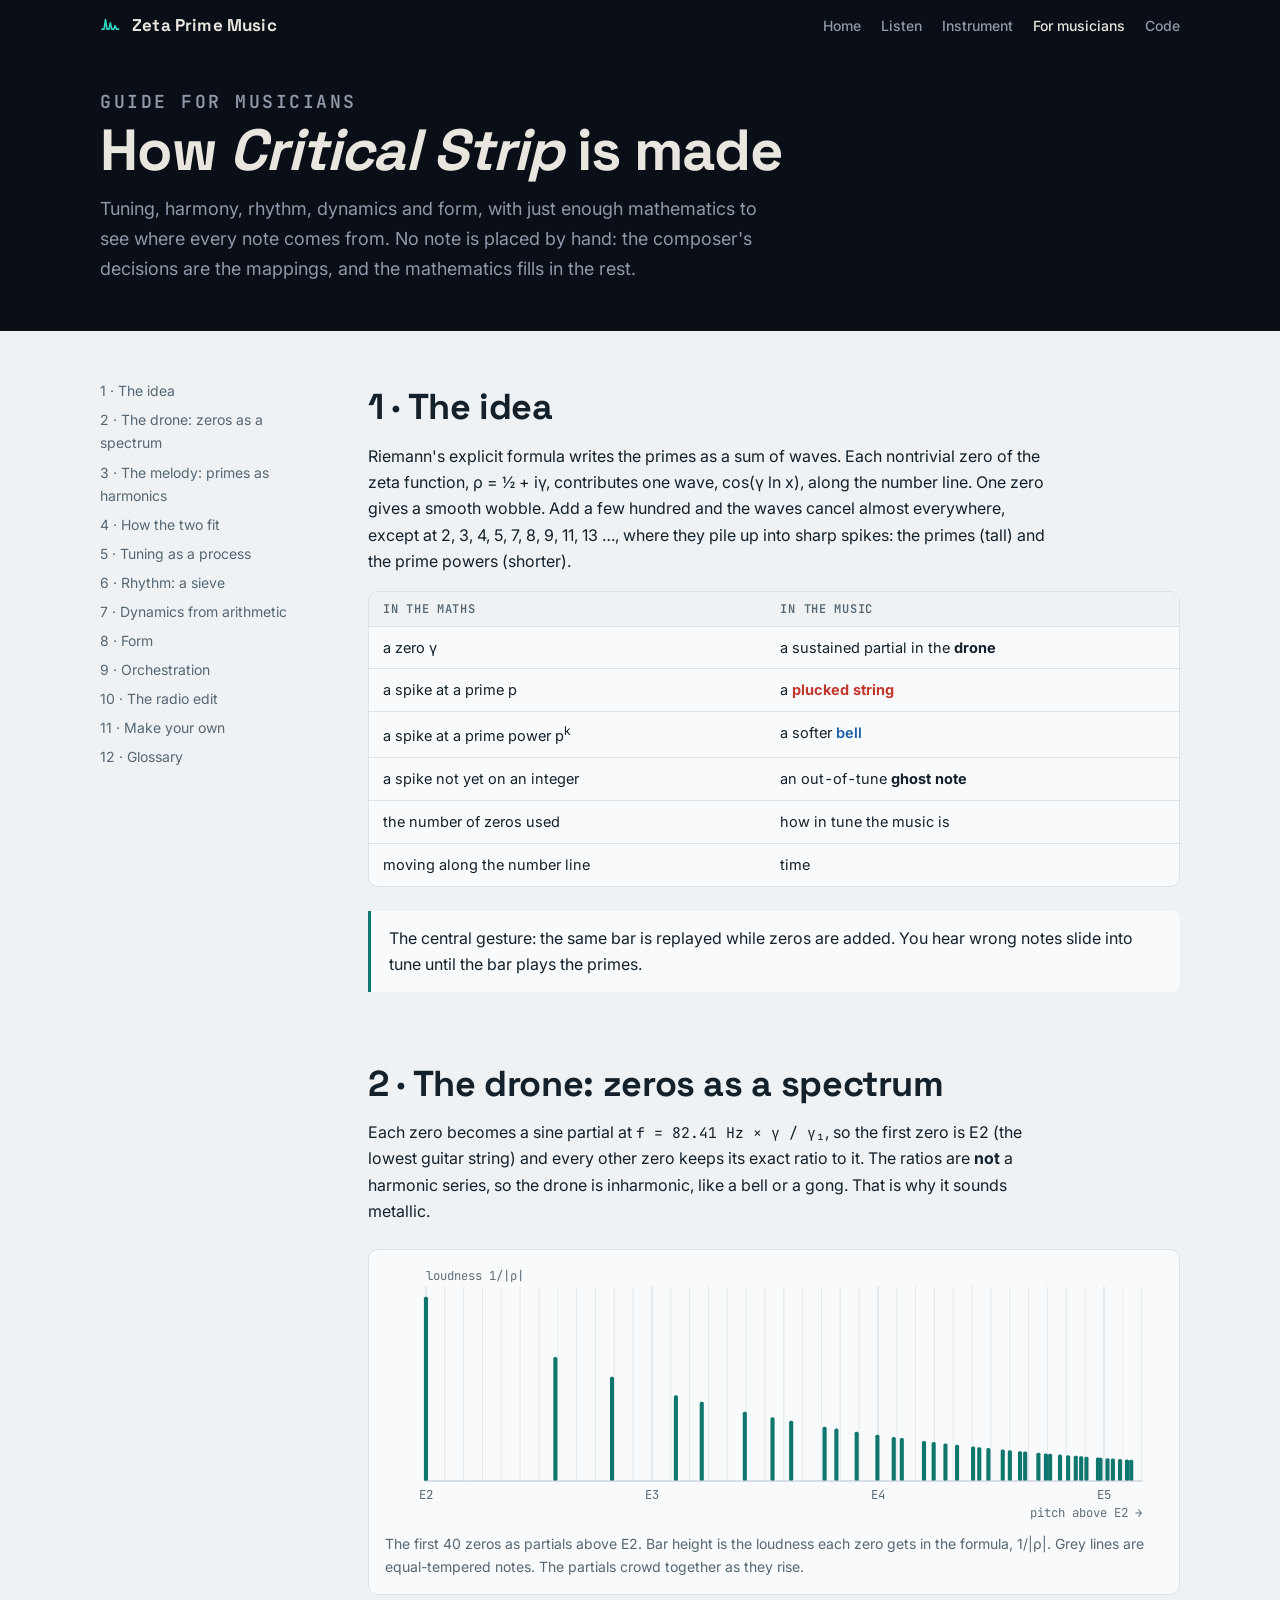
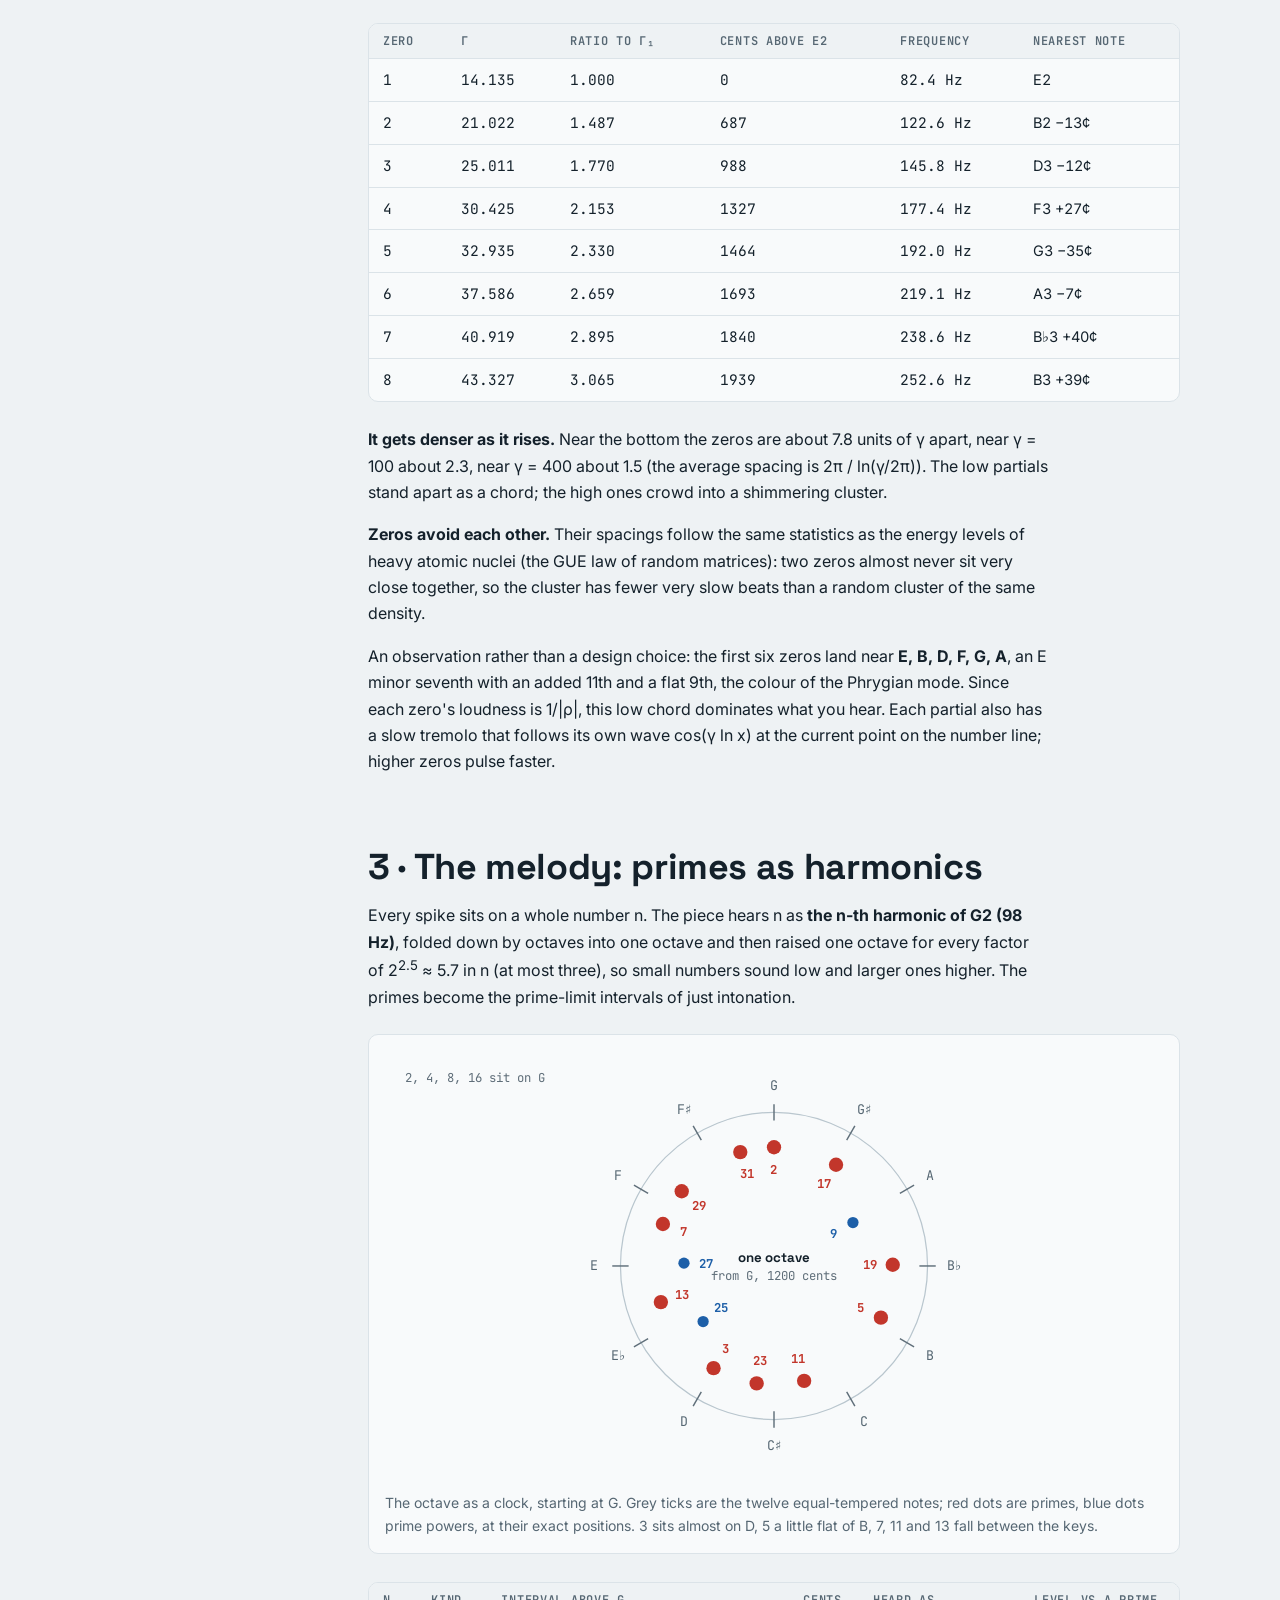
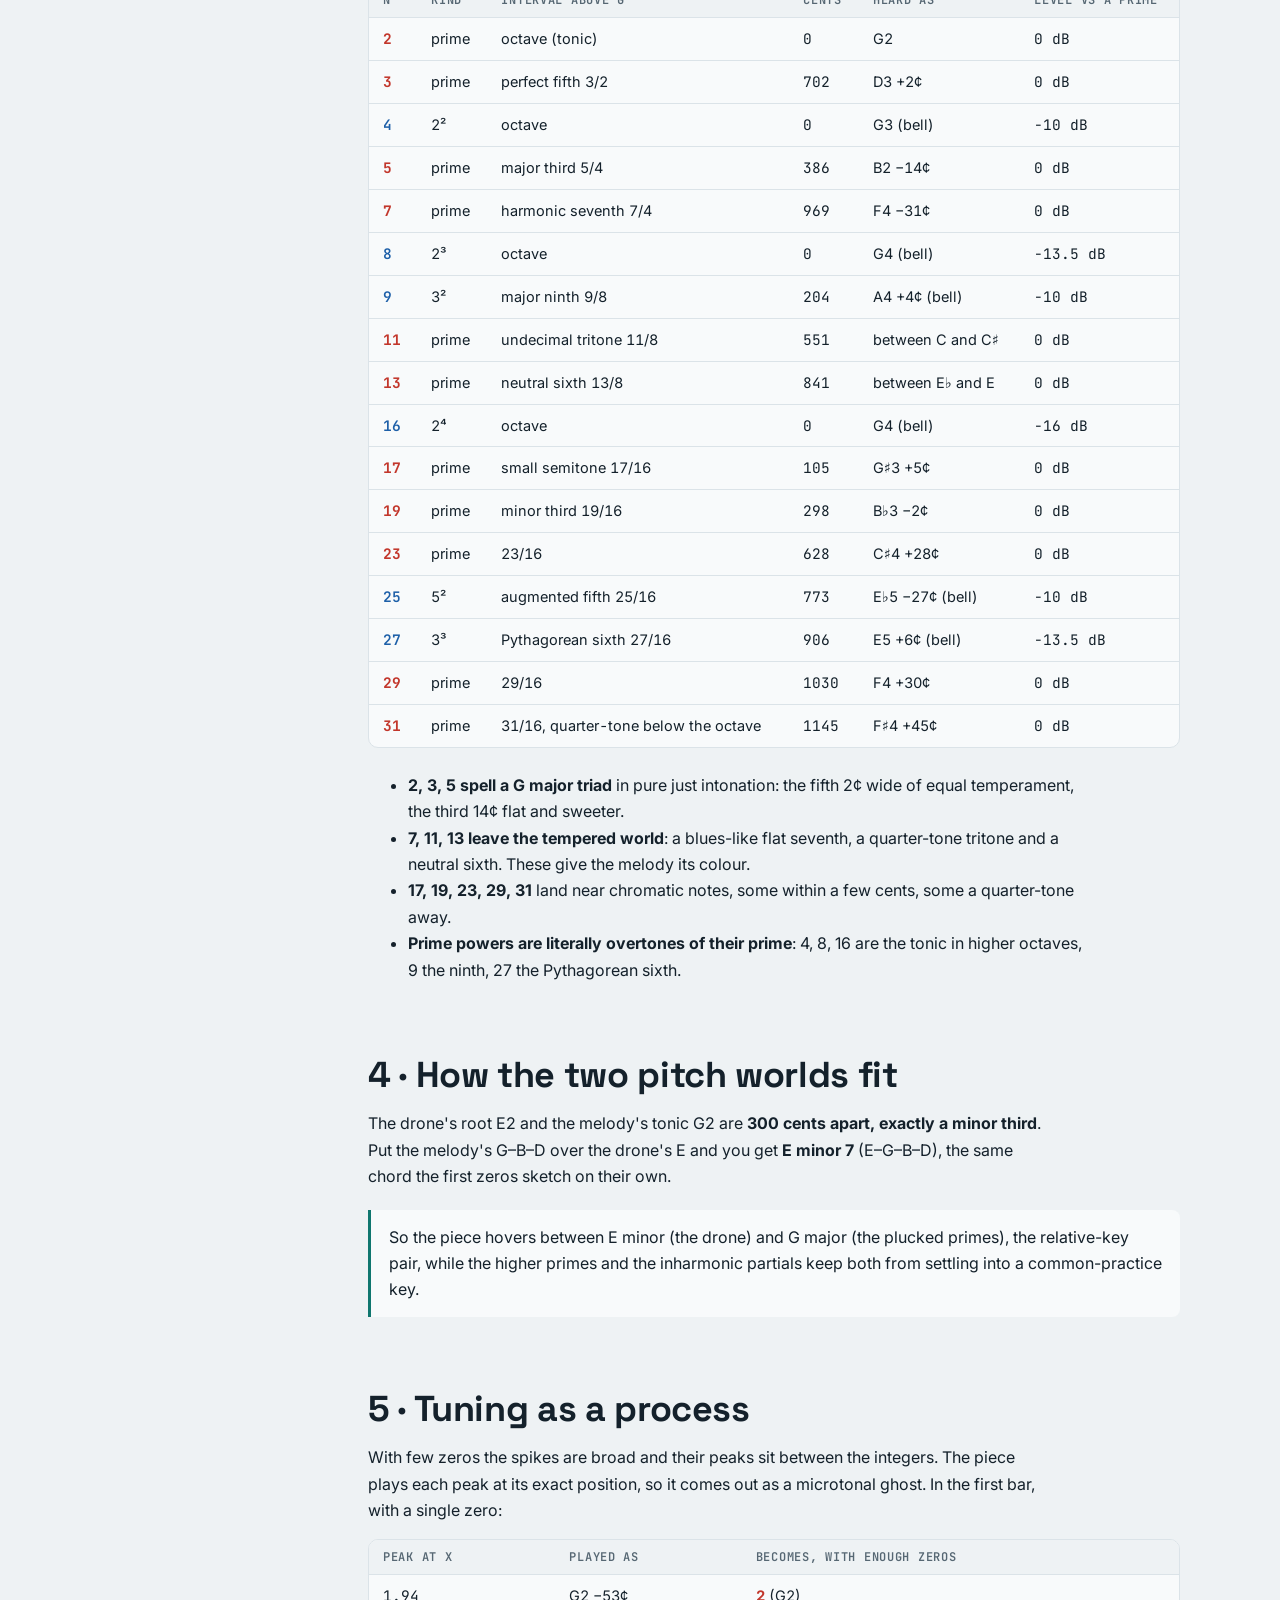
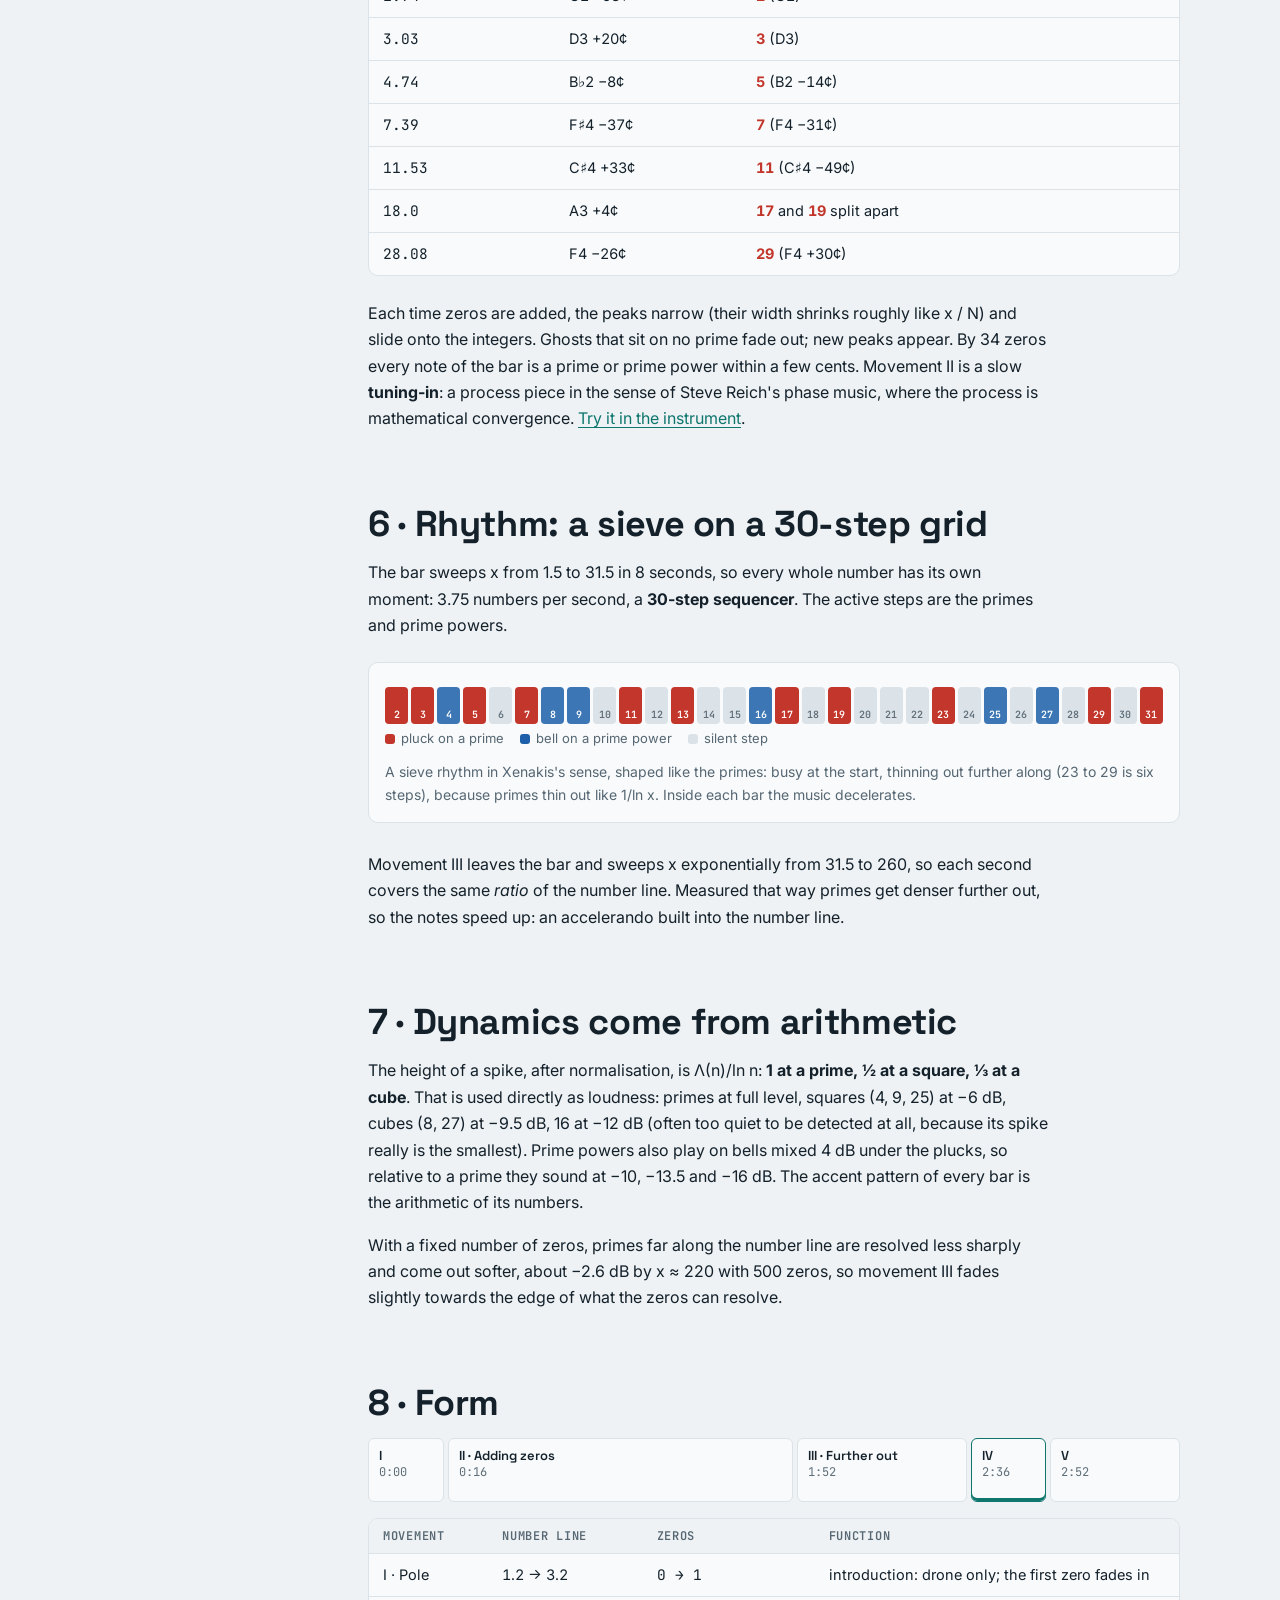
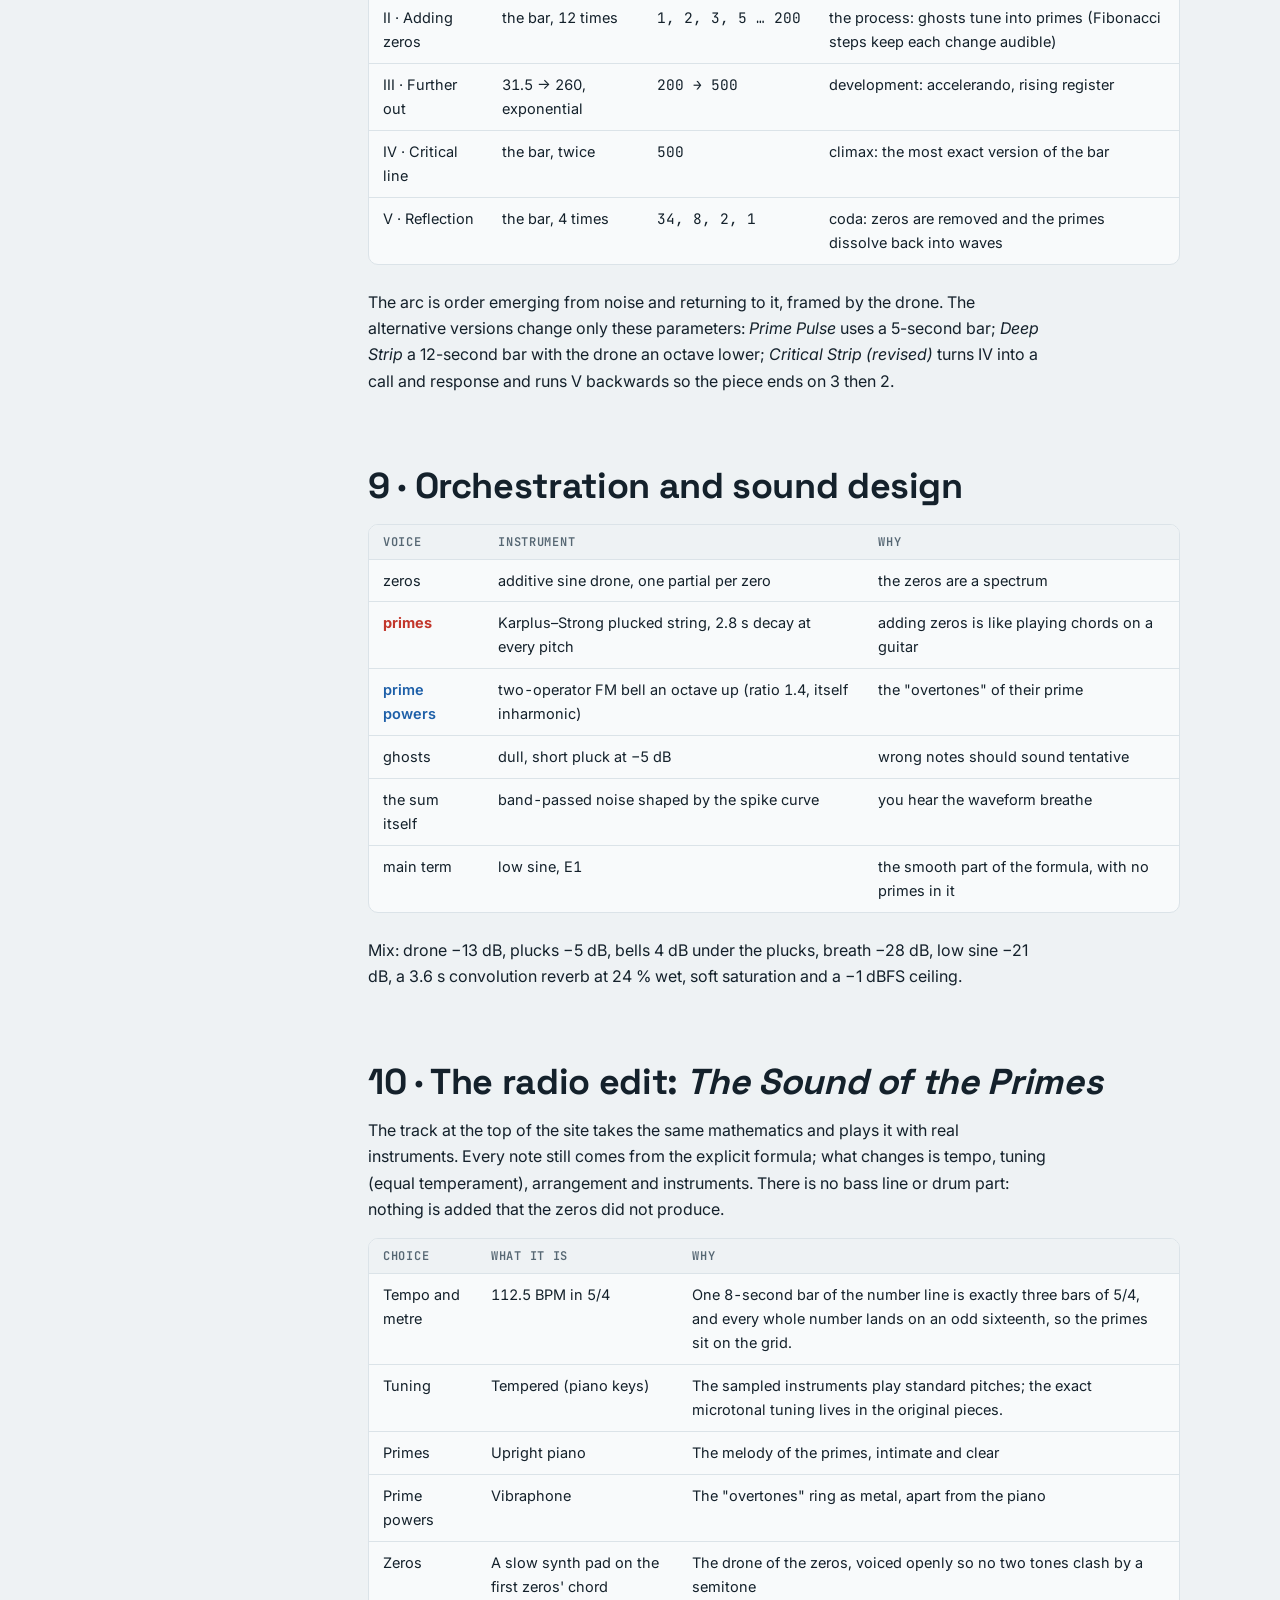
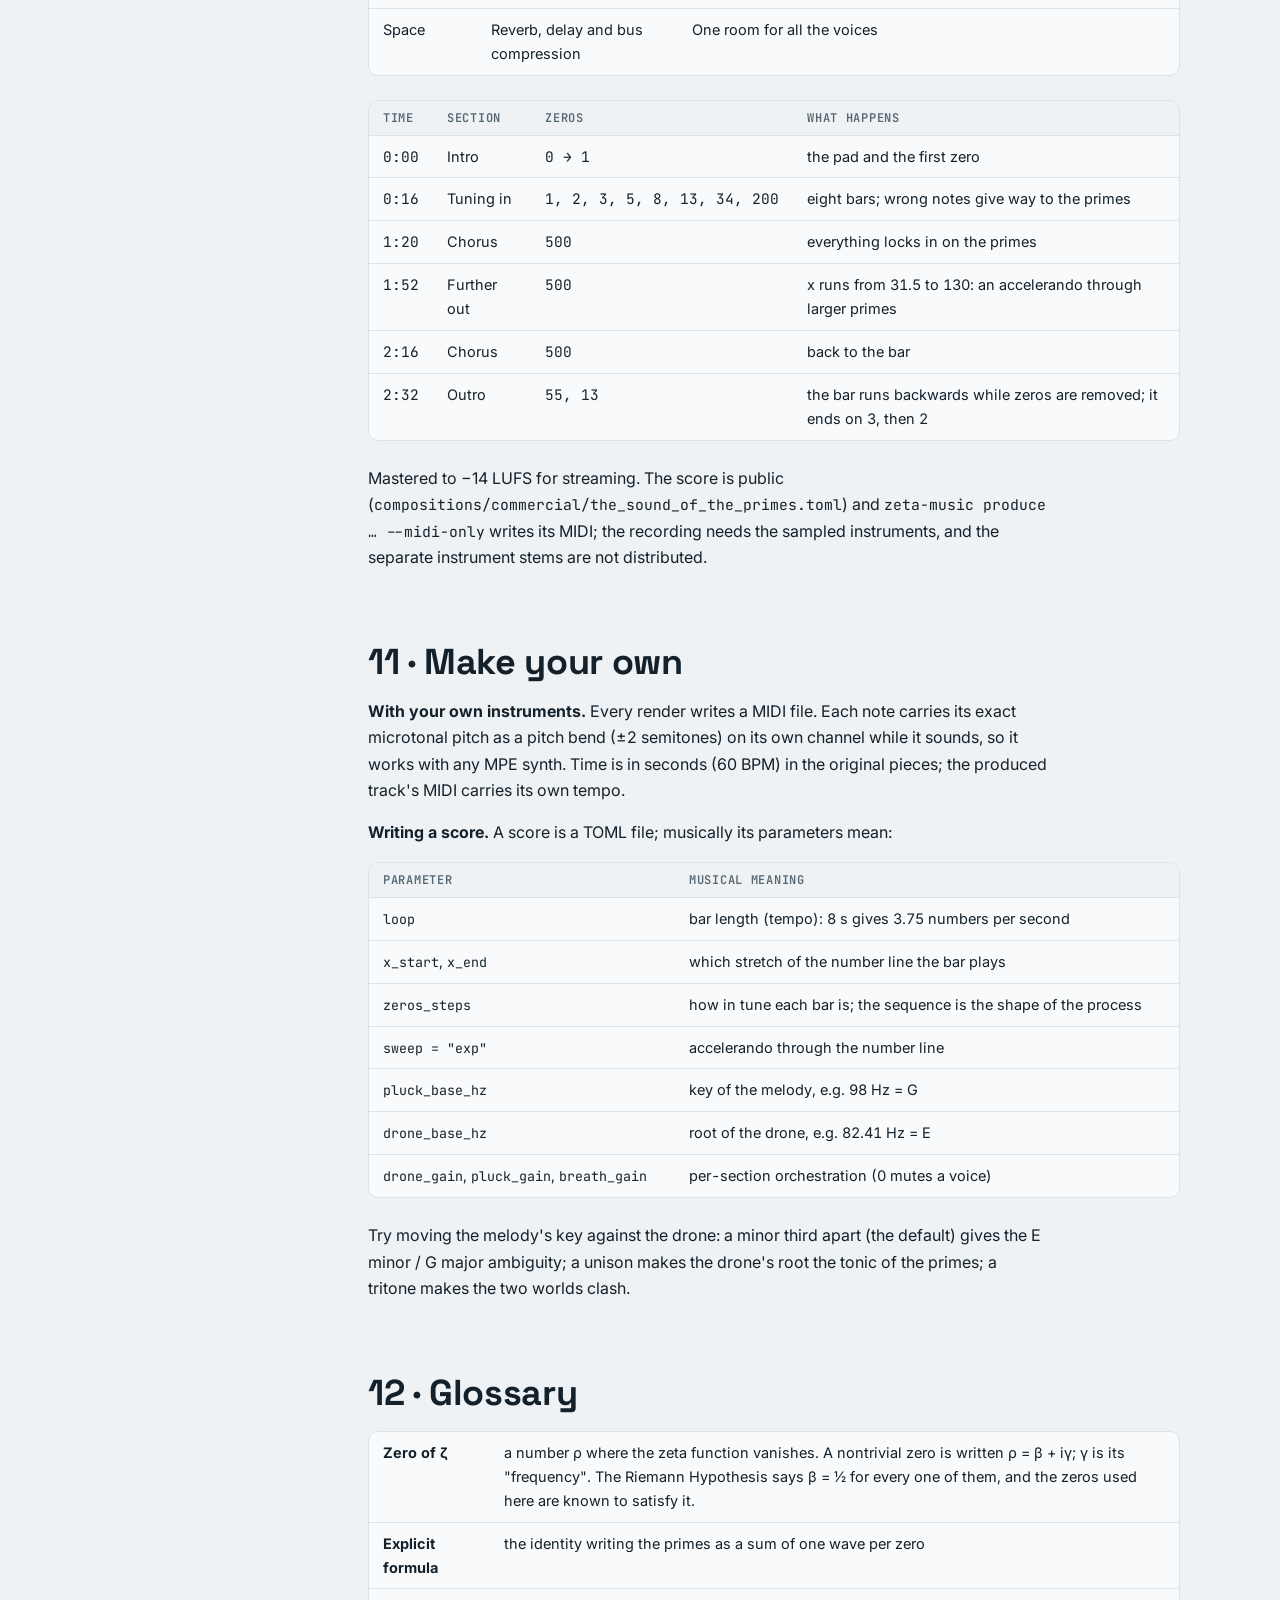
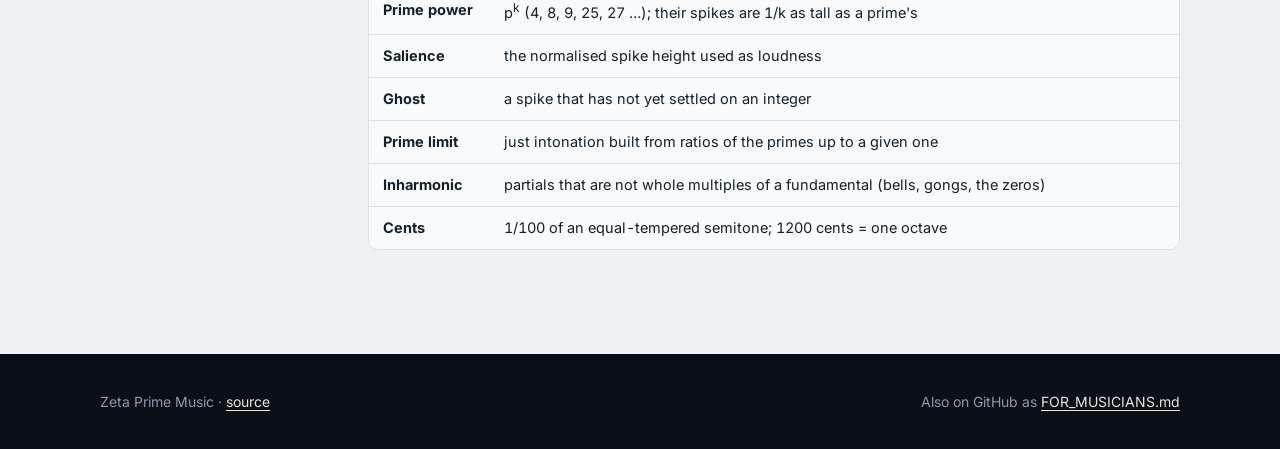
<file: docs/musicians.html>
<!doctype html>
<html lang="en">
<head>
<meta charset="utf-8">
<meta name="viewport" content="width=device-width, initial-scale=1, viewport-fit=cover">
<title>For Musicians · Zeta Prime Music</title>
<meta name="description" content="How the music of the primes is built: tuning, harmony, rhythm, dynamics and form, with the mathematics behind every note.">
<meta property="og:title" content="For musicians · Zeta Prime Music">
<meta property="og:description" content="How the music of the primes is built: tuning, harmony, rhythm, dynamics and form, with the mathematics behind every note.">
<meta property="og:type" content="website">
<meta property="og:url" content="https://joe-carr-data.github.io/zeta-prime-music/musicians.html">
<meta property="og:image" content="https://joe-carr-data.github.io/zeta-prime-music/media/share-card.jpg">
<meta property="og:image:alt" content="A curve of 200 zeta zeros with sharp peaks labelled at the primes">
<meta name="twitter:card" content="summary_large_image">
<link rel="preconnect" href="https://fonts.googleapis.com">
<link rel="preconnect" href="https://fonts.gstatic.com" crossorigin>
<link rel="stylesheet" href="https://fonts.googleapis.com/css2?family=Space+Grotesk:wght@500;700&family=Inter:wght@400;500;600&family=JetBrains+Mono:wght@400;600&display=swap">
<link rel="stylesheet" href="assets/site.css">
<link rel="icon" href="data:image/svg+xml,%3Csvg xmlns='http://www.w3.org/2000/svg' viewBox='0 0 32 32'%3E%3Crect width='32' height='32' rx='7' fill='%230a0e16'/%3E%3Cpath d='M4 22h4l2-14 2 14h3l2-9 2 9h3l2-5 2 5h2' fill='none' stroke='%232dd4bf' stroke-width='2' stroke-linejoin='round'/%3E%3C/svg%3E">
<style>
  .doc-hero { background: var(--night); color: var(--night-ink); padding-block: 40px 48px; }
  .doc-hero h1 { font: 700 clamp(34px, 5.5vw, 58px)/1.02 var(--display); letter-spacing: -0.02em; margin: 8px 0 14px; text-wrap: balance; }
  .doc-hero p { color: var(--night-muted); max-width: 60ch; margin: 0; font-size: 18px; }
  .map td:first-child { white-space: nowrap; }
  .sieve { display: grid; grid-template-columns: repeat(30, minmax(0, 1fr)); gap: 3px; margin: 8px 0 4px; }
  .sieve div { aspect-ratio: 1 / 1.6; border-radius: 4px; background: var(--grid); display: flex; align-items: flex-end; justify-content: center; font: 600 10px var(--mono); color: var(--soft); padding-bottom: 3px; }
  .sieve .P { background: var(--prime); color: var(--on-accent); }
  .sieve .B { background: var(--power); color: var(--on-accent); opacity: .85; }
  @media (max-width: 640px) { .sieve { grid-template-columns: repeat(10, minmax(0, 1fr)); } }
  .legend { display: flex; flex-wrap: wrap; gap: 16px; font-size: 13px; color: var(--muted); }
  .legend i { display: inline-block; width: 10px; height: 10px; border-radius: 3px; margin-right: 6px; vertical-align: -1px; }
</style>
</head>
<body>

<header class="topbar">
  <div class="wrap">
    <a class="brand" href="./"><svg viewBox="0 0 32 32" aria-hidden="true"><path d="M2 22h4l2-14 2 14h3l2-9 2 9h3l2-5 2 5h4" fill="none" stroke="#2dd4bf" stroke-width="2.4" stroke-linejoin="round"/></svg>Zeta Prime Music</a>
    <nav class="nav" aria-label="Site">
      <a href="./">Home</a>
      <a href="./#listen">Listen</a>
      <a href="demo.html">Instrument</a>
      <a href="musicians.html" aria-current="page">For musicians</a>
      <a href="https://github.com/joe-carr-data/zeta-prime-music">Code</a>
    </nav>
  </div>
</header>

<div class="doc-hero">
  <div class="wrap">
    <p class="eyebrow">Guide for musicians</p>
    <h1>How <i>Critical Strip</i> is made</h1>
    <p>Tuning, harmony, rhythm, dynamics and form, with just enough mathematics to see where every note comes from. No note is placed by hand: the composer's decisions are the mappings, and the mathematics fills in the rest.</p>
  </div>
</div>

<div class="wrap doc">
  <nav class="toc" aria-label="Contents">
    <ol>
      <li><a href="#idea">1 · The idea</a></li>
      <li><a href="#drone">2 · The drone: zeros as a spectrum</a></li>
      <li><a href="#melody">3 · The melody: primes as harmonics</a></li>
      <li><a href="#harmony">4 · How the two fit</a></li>
      <li><a href="#tuning">5 · Tuning as a process</a></li>
      <li><a href="#rhythm">6 · Rhythm: a sieve</a></li>
      <li><a href="#dynamics">7 · Dynamics from arithmetic</a></li>
      <li><a href="#form">8 · Form</a></li>
      <li><a href="#sound">9 · Orchestration</a></li>
      <li><a href="#radio">10 · The radio edit</a></li>
      <li><a href="#yours">11 · Make your own</a></li>
      <li><a href="#glossary">12 · Glossary</a></li>
    </ol>
  </nav>

  <article class="prose">
    <h2 id="idea">1 · The idea</h2>
    <p>Riemann's explicit formula writes the primes as a sum of waves. Each nontrivial zero of the zeta function, ρ = ½ + iγ, contributes one wave, cos(γ ln x), along the number line. One zero gives a smooth wobble. Add a few hundred and the waves cancel almost everywhere, except at 2, 3, 4, 5, 7, 8, 9, 11, 13 …, where they pile up into sharp spikes: the primes (tall) and the prime powers (shorter).</p>
    <div class="table-wrap"><table class="map">
      <thead><tr><th>In the maths</th><th>In the music</th></tr></thead>
      <tbody>
        <tr><td>a zero γ</td><td>a sustained partial in the <b>drone</b></td></tr>
        <tr><td>a spike at a prime p</td><td>a <span class="p">plucked string</span></td></tr>
        <tr><td>a spike at a prime power p<sup>k</sup></td><td>a softer <span class="pp">bell</span></td></tr>
        <tr><td>a spike not yet on an integer</td><td>an out-of-tune <b>ghost note</b></td></tr>
        <tr><td>the number of zeros used</td><td>how in tune the music is</td></tr>
        <tr><td>moving along the number line</td><td>time</td></tr>
      </tbody>
    </table></div>
    <div class="callout">The central gesture: the same bar is replayed while zeros are added. You hear wrong notes slide into tune until the bar plays the primes.</div>

    <h2 id="drone">2 · The drone: zeros as a spectrum</h2>
    <p>Each zero becomes a sine partial at <code>f = 82.41 Hz × γ / γ₁</code>, so the first zero is E2 (the lowest guitar string) and every other zero keeps its exact ratio to it. The ratios are <b>not</b> a harmonic series, so the drone is inharmonic, like a bell or a gong. That is why it sounds metallic.</p>
    <figure class="figure">
      <svg id="spectrum" viewBox="0 0 760 250" role="img" aria-label="The first 40 zeros as drone partials on a cents scale above E2, with equal-tempered note names for reference; bar height is the partial's loudness 1 over the absolute value of rho."></svg>
      <figcaption>The first 40 zeros as partials above E2. Bar height is the loudness each zero gets in the formula, 1/|ρ|. Grey lines are equal-tempered notes. The partials crowd together as they rise.</figcaption>
    </figure>
    <div class="table-wrap"><table>
      <thead><tr><th>Zero</th><th>γ</th><th>Ratio to γ₁</th><th>Cents above E2</th><th>Frequency</th><th>Nearest note</th></tr></thead>
      <tbody>
        <tr><td class="num">1</td><td class="num">14.135</td><td class="num">1.000</td><td class="num">0</td><td class="num">82.4 Hz</td><td>E2</td></tr>
        <tr><td class="num">2</td><td class="num">21.022</td><td class="num">1.487</td><td class="num">687</td><td class="num">122.6 Hz</td><td>B2 −13¢</td></tr>
        <tr><td class="num">3</td><td class="num">25.011</td><td class="num">1.770</td><td class="num">988</td><td class="num">145.8 Hz</td><td>D3 −12¢</td></tr>
        <tr><td class="num">4</td><td class="num">30.425</td><td class="num">2.153</td><td class="num">1327</td><td class="num">177.4 Hz</td><td>F3 +27¢</td></tr>
        <tr><td class="num">5</td><td class="num">32.935</td><td class="num">2.330</td><td class="num">1464</td><td class="num">192.0 Hz</td><td>G3 −35¢</td></tr>
        <tr><td class="num">6</td><td class="num">37.586</td><td class="num">2.659</td><td class="num">1693</td><td class="num">219.1 Hz</td><td>A3 −7¢</td></tr>
        <tr><td class="num">7</td><td class="num">40.919</td><td class="num">2.895</td><td class="num">1840</td><td class="num">238.6 Hz</td><td>B♭3 +40¢</td></tr>
        <tr><td class="num">8</td><td class="num">43.327</td><td class="num">3.065</td><td class="num">1939</td><td class="num">252.6 Hz</td><td>B3 +39¢</td></tr>
      </tbody>
    </table></div>
    <p><b>It gets denser as it rises.</b> Near the bottom the zeros are about 7.8 units of γ apart, near γ = 100 about 2.3, near γ = 400 about 1.5 (the average spacing is 2π / ln(γ/2π)). The low partials stand apart as a chord; the high ones crowd into a shimmering cluster.</p>
    <p><b>Zeros avoid each other.</b> Their spacings follow the same statistics as the energy levels of heavy atomic nuclei (the GUE law of random matrices): two zeros almost never sit very close together, so the cluster has fewer very slow beats than a random cluster of the same density.</p>
    <p>An observation rather than a design choice: the first six zeros land near <b>E, B, D, F, G, A</b>, an E minor seventh with an added 11th and a flat 9th, the colour of the Phrygian mode. Since each zero's loudness is 1/|ρ|, this low chord dominates what you hear. Each partial also has a slow tremolo that follows its own wave cos(γ ln x) at the current point on the number line; higher zeros pulse faster.</p>

    <h2 id="melody">3 · The melody: primes as harmonics</h2>
    <p>Every spike sits on a whole number n. The piece hears n as <b>the n-th harmonic of G2 (98 Hz)</b>, folded down by octaves into one octave and then raised one octave for every factor of 2<sup>2.5</sup> ≈ 5.7 in n (at most three), so small numbers sound low and larger ones higher. The primes become the prime-limit intervals of just intonation.</p>
    <figure class="figure">
      <svg id="clock" viewBox="0 0 760 420" role="img" aria-label="Interval clock: one octave as a circle of 1200 cents starting at G, with the twelve equal-tempered notes as ticks and the primes and prime powers up to 31 placed at their exact just-intonation positions."></svg>
      <figcaption>The octave as a clock, starting at G. Grey ticks are the twelve equal-tempered notes; red dots are primes, blue dots prime powers, at their exact positions. 3 sits almost on D, 5 a little flat of B, 7, 11 and 13 fall between the keys.</figcaption>
    </figure>
    <div class="table-wrap"><table>
      <thead><tr><th>n</th><th>Kind</th><th>Interval above G</th><th>Cents</th><th>Heard as</th><th>Level vs a prime</th></tr></thead>
      <tbody>
        <tr><td class="num p">2</td><td>prime</td><td>octave (tonic)</td><td class="num">0</td><td>G2</td><td class="num">0 dB</td></tr>
        <tr><td class="num p">3</td><td>prime</td><td>perfect fifth 3/2</td><td class="num">702</td><td>D3 +2¢</td><td class="num">0 dB</td></tr>
        <tr><td class="num pp">4</td><td>2²</td><td>octave</td><td class="num">0</td><td>G3 (bell)</td><td class="num">−10 dB</td></tr>
        <tr><td class="num p">5</td><td>prime</td><td>major third 5/4</td><td class="num">386</td><td>B2 −14¢</td><td class="num">0 dB</td></tr>
        <tr><td class="num p">7</td><td>prime</td><td>harmonic seventh 7/4</td><td class="num">969</td><td>F4 −31¢</td><td class="num">0 dB</td></tr>
        <tr><td class="num pp">8</td><td>2³</td><td>octave</td><td class="num">0</td><td>G4 (bell)</td><td class="num">−13.5 dB</td></tr>
        <tr><td class="num pp">9</td><td>3²</td><td>major ninth 9/8</td><td class="num">204</td><td>A4 +4¢ (bell)</td><td class="num">−10 dB</td></tr>
        <tr><td class="num p">11</td><td>prime</td><td>undecimal tritone 11/8</td><td class="num">551</td><td>between C and C♯</td><td class="num">0 dB</td></tr>
        <tr><td class="num p">13</td><td>prime</td><td>neutral sixth 13/8</td><td class="num">841</td><td>between E♭ and E</td><td class="num">0 dB</td></tr>
        <tr><td class="num pp">16</td><td>2⁴</td><td>octave</td><td class="num">0</td><td>G4 (bell)</td><td class="num">−16 dB</td></tr>
        <tr><td class="num p">17</td><td>prime</td><td>small semitone 17/16</td><td class="num">105</td><td>G♯3 +5¢</td><td class="num">0 dB</td></tr>
        <tr><td class="num p">19</td><td>prime</td><td>minor third 19/16</td><td class="num">298</td><td>B♭3 −2¢</td><td class="num">0 dB</td></tr>
        <tr><td class="num p">23</td><td>prime</td><td>23/16</td><td class="num">628</td><td>C♯4 +28¢</td><td class="num">0 dB</td></tr>
        <tr><td class="num pp">25</td><td>5²</td><td>augmented fifth 25/16</td><td class="num">773</td><td>E♭5 −27¢ (bell)</td><td class="num">−10 dB</td></tr>
        <tr><td class="num pp">27</td><td>3³</td><td>Pythagorean sixth 27/16</td><td class="num">906</td><td>E5 +6¢ (bell)</td><td class="num">−13.5 dB</td></tr>
        <tr><td class="num p">29</td><td>prime</td><td>29/16</td><td class="num">1030</td><td>F4 +30¢</td><td class="num">0 dB</td></tr>
        <tr><td class="num p">31</td><td>prime</td><td>31/16, quarter-tone below the octave</td><td class="num">1145</td><td>F♯4 +45¢</td><td class="num">0 dB</td></tr>
      </tbody>
    </table></div>
    <ul>
      <li><b>2, 3, 5 spell a G major triad</b> in pure just intonation: the fifth 2¢ wide of equal temperament, the third 14¢ flat and sweeter.</li>
      <li><b>7, 11, 13 leave the tempered world</b>: a blues-like flat seventh, a quarter-tone tritone and a neutral sixth. These give the melody its colour.</li>
      <li><b>17, 19, 23, 29, 31</b> land near chromatic notes, some within a few cents, some a quarter-tone away.</li>
      <li><b>Prime powers are literally overtones of their prime</b>: 4, 8, 16 are the tonic in higher octaves, 9 the ninth, 27 the Pythagorean sixth.</li>
    </ul>

    <h2 id="harmony">4 · How the two pitch worlds fit</h2>
    <p>The drone's root E2 and the melody's tonic G2 are <b>300 cents apart, exactly a minor third</b>. Put the melody's G–B–D over the drone's E and you get <b>E minor 7</b> (E–G–B–D), the same chord the first zeros sketch on their own.</p>
    <div class="callout">So the piece hovers between E minor (the drone) and G major (the plucked primes), the relative-key pair, while the higher primes and the inharmonic partials keep both from settling into a common-practice key.</div>

    <h2 id="tuning">5 · Tuning as a process</h2>
    <p>With few zeros the spikes are broad and their peaks sit between the integers. The piece plays each peak at its exact position, so it comes out as a microtonal ghost. In the first bar, with a single zero:</p>
    <div class="table-wrap"><table>
      <thead><tr><th>Peak at x</th><th>Played as</th><th>Becomes, with enough zeros</th></tr></thead>
      <tbody>
        <tr><td class="num">1.94</td><td>G2 −53¢</td><td><span class="p">2</span> (G2)</td></tr>
        <tr><td class="num">3.03</td><td>D3 +20¢</td><td><span class="p">3</span> (D3)</td></tr>
        <tr><td class="num">4.74</td><td>B♭2 −8¢</td><td><span class="p">5</span> (B2 −14¢)</td></tr>
        <tr><td class="num">7.39</td><td>F♯4 −37¢</td><td><span class="p">7</span> (F4 −31¢)</td></tr>
        <tr><td class="num">11.53</td><td>C♯4 +33¢</td><td><span class="p">11</span> (C♯4 −49¢)</td></tr>
        <tr><td class="num">18.0</td><td>A3 +4¢</td><td><span class="p">17</span> and <span class="p">19</span> split apart</td></tr>
        <tr><td class="num">28.08</td><td>F4 −26¢</td><td><span class="p">29</span> (F4 +30¢)</td></tr>
      </tbody>
    </table></div>
    <p>Each time zeros are added, the peaks narrow (their width shrinks roughly like x / N) and slide onto the integers. Ghosts that sit on no prime fade out; new peaks appear. By 34 zeros every note of the bar is a prime or prime power within a few cents. Movement II is a slow <b>tuning-in</b>: a process piece in the sense of Steve Reich's phase music, where the process is mathematical convergence. <a href="demo.html">Try it in the instrument</a>.</p>

    <h2 id="rhythm">6 · Rhythm: a sieve on a 30-step grid</h2>
    <p>The bar sweeps x from 1.5 to 31.5 in 8 seconds, so every whole number has its own moment: 3.75 numbers per second, a <b>30-step sequencer</b>. The active steps are the primes and prime powers.</p>
    <figure class="figure">
      <div class="sieve" id="sieve" role="img" aria-label="30-step grid from 2 to 31: primes and prime powers are filled, other steps empty."></div>
      <div class="legend"><span><i style="background:var(--prime)"></i>pluck on a prime</span><span><i style="background:var(--power)"></i>bell on a prime power</span><span><i style="background:var(--grid)"></i>silent step</span></div>
      <figcaption>A sieve rhythm in Xenakis's sense, shaped like the primes: busy at the start, thinning out further along (23 to 29 is six steps), because primes thin out like 1/ln x. Inside each bar the music decelerates.</figcaption>
    </figure>
    <p>Movement III leaves the bar and sweeps x exponentially from 31.5 to 260, so each second covers the same <i>ratio</i> of the number line. Measured that way primes get denser further out, so the notes speed up: an accelerando built into the number line.</p>

    <h2 id="dynamics">7 · Dynamics come from arithmetic</h2>
    <p>The height of a spike, after normalisation, is Λ(n)/ln n: <b>1 at a prime, ½ at a square, ⅓ at a cube</b>. That is used directly as loudness: primes at full level, squares (4, 9, 25) at −6 dB, cubes (8, 27) at −9.5 dB, 16 at −12 dB (often too quiet to be detected at all, because its spike really is the smallest). Prime powers also play on bells mixed 4 dB under the plucks, so relative to a prime they sound at −10, −13.5 and −16 dB. The accent pattern of every bar is the arithmetic of its numbers.</p>
    <p>With a fixed number of zeros, primes far along the number line are resolved less sharply and come out softer, about −2.6 dB by x ≈ 220 with 500 zeros, so movement III fades slightly towards the edge of what the zeros can resolve.</p>

    <h2 id="form">8 · Form</h2>
    <div class="timeline" role="img" aria-label="Form: I 16 s, II 96 s, III 44 s, IV 16 s, V 32 s">
      <div style="flex:16">I<span>0:00</span></div>
      <div style="flex:96">II · Adding zeros<span>0:16</span></div>
      <div style="flex:44">III · Further out<span>1:52</span></div>
      <div class="peak" style="flex:16">IV<span>2:36</span></div>
      <div style="flex:32">V<span>2:52</span></div>
    </div>
    <div class="table-wrap"><table>
      <thead><tr><th>Movement</th><th>Number line</th><th>Zeros</th><th>Function</th></tr></thead>
      <tbody>
        <tr><td>I · Pole</td><td>1.2 → 3.2</td><td class="num">0 → 1</td><td>introduction: drone only; the first zero fades in</td></tr>
        <tr><td>II · Adding zeros</td><td>the bar, 12 times</td><td class="num">1, 2, 3, 5 … 200</td><td>the process: ghosts tune into primes (Fibonacci steps keep each change audible)</td></tr>
        <tr><td>III · Further out</td><td>31.5 → 260, exponential</td><td class="num">200 → 500</td><td>development: accelerando, rising register</td></tr>
        <tr><td>IV · Critical line</td><td>the bar, twice</td><td class="num">500</td><td>climax: the most exact version of the bar</td></tr>
        <tr><td>V · Reflection</td><td>the bar, 4 times</td><td class="num">34, 8, 2, 1</td><td>coda: zeros are removed and the primes dissolve back into waves</td></tr>
      </tbody>
    </table></div>
    <p>The arc is order emerging from noise and returning to it, framed by the drone. The alternative versions change only these parameters: <i>Prime Pulse</i> uses a 5-second bar; <i>Deep Strip</i> a 12-second bar with the drone an octave lower; <i>Critical Strip (revised)</i> turns IV into a call and response and runs V backwards so the piece ends on 3 then 2.</p>

    <h2 id="sound">9 · Orchestration and sound design</h2>
    <div class="table-wrap"><table>
      <thead><tr><th>Voice</th><th>Instrument</th><th>Why</th></tr></thead>
      <tbody>
        <tr><td>zeros</td><td>additive sine drone, one partial per zero</td><td>the zeros are a spectrum</td></tr>
        <tr><td><span class="p">primes</span></td><td>Karplus–Strong plucked string, 2.8 s decay at every pitch</td><td>adding zeros is like playing chords on a guitar</td></tr>
        <tr><td><span class="pp">prime powers</span></td><td>two-operator FM bell an octave up (ratio 1.4, itself inharmonic)</td><td>the "overtones" of their prime</td></tr>
        <tr><td>ghosts</td><td>dull, short pluck at −5 dB</td><td>wrong notes should sound tentative</td></tr>
        <tr><td>the sum itself</td><td>band-passed noise shaped by the spike curve</td><td>you hear the waveform breathe</td></tr>
        <tr><td>main term</td><td>low sine, E1</td><td>the smooth part of the formula, with no primes in it</td></tr>
      </tbody>
    </table></div>
    <p>Mix: drone −13 dB, plucks −5 dB, bells 4 dB under the plucks, breath −28 dB, low sine −21 dB, a 3.6 s convolution reverb at 24 % wet, soft saturation and a −1 dBFS ceiling.</p>

    <h2 id="radio">10 · The radio edit: <i>The Sound of the Primes</i></h2>
    <p>The track at the top of the site takes the same mathematics and plays it with real instruments. Every note still comes from the explicit formula; what changes is tempo, tuning (equal temperament), arrangement and instruments. There is no bass line or drum part: nothing is added that the zeros did not produce.</p>
    <div class="table-wrap"><table>
      <thead><tr><th>Choice</th><th>What it is</th><th>Why</th></tr></thead>
      <tbody>
        <tr><td>Tempo and metre</td><td>112.5 BPM in 5/4</td><td>One 8-second bar of the number line is exactly three bars of 5/4, and every whole number lands on an odd sixteenth, so the primes sit on the grid.</td></tr>
        <tr><td>Tuning</td><td>Tempered (piano keys)</td><td>The sampled instruments play standard pitches; the exact microtonal tuning lives in the original pieces.</td></tr>
        <tr><td>Primes</td><td>Upright piano</td><td>The melody of the primes, intimate and clear</td></tr>
        <tr><td>Prime powers</td><td>Vibraphone</td><td>The "overtones" ring as metal, apart from the piano</td></tr>
        <tr><td>Zeros</td><td>A slow synth pad on the first zeros' chord</td><td>The drone of the zeros, voiced openly so no two tones clash by a semitone</td></tr>
        <tr><td>Space</td><td>Reverb, delay and bus compression</td><td>One room for all the voices</td></tr>
      </tbody>
    </table></div>
    <div class="table-wrap"><table>
      <thead><tr><th>Time</th><th>Section</th><th>Zeros</th><th>What happens</th></tr></thead>
      <tbody>
        <tr><td class="num">0:00</td><td>Intro</td><td class="num">0 → 1</td><td>the pad and the first zero</td></tr>
        <tr><td class="num">0:16</td><td>Tuning in</td><td class="num">1, 2, 3, 5, 8, 13, 34, 200</td><td>eight bars; wrong notes give way to the primes</td></tr>
        <tr><td class="num">1:20</td><td>Chorus</td><td class="num">500</td><td>everything locks in on the primes</td></tr>
        <tr><td class="num">1:52</td><td>Further out</td><td class="num">500</td><td>x runs from 31.5 to 130: an accelerando through larger primes</td></tr>
        <tr><td class="num">2:16</td><td>Chorus</td><td class="num">500</td><td>back to the bar</td></tr>
        <tr><td class="num">2:32</td><td>Outro</td><td class="num">55, 13</td><td>the bar runs backwards while zeros are removed; it ends on 3, then 2</td></tr>
      </tbody>
    </table></div>
    <p>Mastered to −14 LUFS for streaming. The score is public (<code>compositions/commercial/the_sound_of_the_primes.toml</code>) and <code>zeta-music produce … --midi-only</code> writes its MIDI; the recording needs the sampled instruments, and the separate instrument stems are not distributed.</p>

    <h2 id="yours">11 · Make your own</h2>
    <p><b>With your own instruments.</b> Every render writes a MIDI file. Each note carries its exact microtonal pitch as a pitch bend (±2 semitones) on its own channel while it sounds, so it works with any MPE synth. Time is in seconds (60 BPM) in the original pieces; the produced track's MIDI carries its own tempo.</p>
    <p><b>Writing a score.</b> A score is a TOML file; musically its parameters mean:</p>
    <div class="table-wrap"><table>
      <thead><tr><th>Parameter</th><th>Musical meaning</th></tr></thead>
      <tbody>
        <tr><td><code>loop</code></td><td>bar length (tempo): 8 s gives 3.75 numbers per second</td></tr>
        <tr><td><code>x_start</code>, <code>x_end</code></td><td>which stretch of the number line the bar plays</td></tr>
        <tr><td><code>zeros_steps</code></td><td>how in tune each bar is; the sequence is the shape of the process</td></tr>
        <tr><td><code>sweep = "exp"</code></td><td>accelerando through the number line</td></tr>
        <tr><td><code>pluck_base_hz</code></td><td>key of the melody, e.g. 98 Hz = G</td></tr>
        <tr><td><code>drone_base_hz</code></td><td>root of the drone, e.g. 82.41 Hz = E</td></tr>
        <tr><td><code>drone_gain</code>, <code>pluck_gain</code>, <code>breath_gain</code></td><td>per-section orchestration (0 mutes a voice)</td></tr>
      </tbody>
    </table></div>
    <p>Try moving the melody's key against the drone: a minor third apart (the default) gives the E minor / G major ambiguity; a unison makes the drone's root the tonic of the primes; a tritone makes the two worlds clash.</p>

    <h2 id="glossary">12 · Glossary</h2>
    <div class="table-wrap"><table>
      <tbody>
        <tr><td><b>Zero of ζ</b></td><td>a number ρ where the zeta function vanishes. A nontrivial zero is written ρ = β + iγ; γ is its "frequency". The Riemann Hypothesis says β = ½ for every one of them, and the zeros used here are known to satisfy it.</td></tr>
        <tr><td><b>Explicit formula</b></td><td>the identity writing the primes as a sum of one wave per zero</td></tr>
        <tr><td><b>Prime power</b></td><td>p<sup>k</sup> (4, 8, 9, 25, 27 …); their spikes are 1/k as tall as a prime's</td></tr>
        <tr><td><b>Salience</b></td><td>the normalised spike height used as loudness</td></tr>
        <tr><td><b>Ghost</b></td><td>a spike that has not yet settled on an integer</td></tr>
        <tr><td><b>Prime limit</b></td><td>just intonation built from ratios of the primes up to a given one</td></tr>
        <tr><td><b>Inharmonic</b></td><td>partials that are not whole multiples of a fundamental (bells, gongs, the zeros)</td></tr>
        <tr><td><b>Cents</b></td><td>1/100 of an equal-tempered semitone; 1200 cents = one octave</td></tr>
      </tbody>
    </table></div>
  </article>
</div>

<footer>
  <div class="wrap">
    <span>Zeta Prime Music · <a href="https://github.com/joe-carr-data/zeta-prime-music">source</a></span>
    <span>Also on GitHub as <a href="https://github.com/joe-carr-data/zeta-prime-music/blob/main/docs/FOR_MUSICIANS.md">FOR_MUSICIANS.md</a></span>
  </div>
</footer>

<script>
const GAMMA = [14.1347,21.022,25.0109,30.4249,32.9351,37.5862,40.9187,43.3271,48.0052,49.7738,52.9703,56.4462,59.347,60.8318,65.1125,67.0798,69.5464,72.0672,75.7047,77.1448,79.3374,82.9104,84.7355,87.4253,88.8091,92.4919,94.6513,95.8706,98.8312,101.3179,103.7255,105.4466,107.1686,111.0295,111.8747,114.3202,116.2267,118.7908,121.3701,122.9468];
const NOTES = ["C","C♯","D","E♭","E","F","F♯","G","G♯","A","B♭","B"];
const v = n => getComputedStyle(document.documentElement).getPropertyValue(n).trim();
const el = (tag, attrs, text) => { const e = document.createElementNS("http://www.w3.org/2000/svg", tag); for (const k in attrs) e.setAttribute(k, attrs[k]); if (text != null) e.textContent = text; return e; };

function spectrum() {
  const svg = document.getElementById("spectrum"); svg.replaceChildren();
  const L = 40, R = 740, T = 20, B = 210, maxC = 1200 * Math.log2(GAMMA.at(-1) / GAMMA[0]) + 60;
  const X = c => L + c / maxC * (R - L);
  for (let s = 0; s * 100 <= maxC; s++) { // equal-tempered grid from E2
    const x = X(s * 100), name = NOTES[(4 + s) % 12], oct = 2 + Math.floor((4 + s) / 12);
    svg.append(el("line", { x1: x, x2: x, y1: T, y2: B, stroke: v("--grid"), "stroke-width": name === "E" ? 1.4 : 0.7 }));
    if (s % 12 === 0) svg.append(el("text", { x, y: B + 18, "text-anchor": "middle", "font-size": 12, "font-family": v("--mono"), fill: v("--muted") }, name + oct));
  }
  GAMMA.forEach((g, k) => {
    const c = 1200 * Math.log2(g / GAMMA[0]), a = Math.hypot(0.5, GAMMA[0]) / Math.hypot(0.5, g), h = a * (B - T - 10);
    svg.append(el("rect", { x: X(c) - 2, y: B - h, width: 4, height: h, rx: 1.5, fill: v("--wave") }));
  });
  svg.append(el("line", { x1: L, x2: R, y1: B, y2: B, stroke: v("--rule") }));
  svg.append(el("text", { x: L, y: 14, "font-size": 12, "font-family": v("--mono"), fill: v("--soft") }, "loudness 1/|ρ|"));
  svg.append(el("text", { x: R, y: 245, "text-anchor": "end", "font-size": 12, "font-family": v("--mono"), fill: v("--soft") }, "pitch above E2 →"));
}

function clock() {
  const svg = document.getElementById("clock"); svg.replaceChildren();
  const cx = 380, cy = 210, r = 150, pos = (c, rr) => [cx + rr * Math.sin(c / 1200 * 2 * Math.PI), cy - rr * Math.cos(c / 1200 * 2 * Math.PI)];
  svg.append(el("circle", { cx, cy, r, fill: "none", stroke: v("--rule"), "stroke-width": 1.2 }));
  for (let s = 0; s < 12; s++) {
    const [x1, y1] = pos(s * 100, r - 8), [x2, y2] = pos(s * 100, r + 8), [tx, ty] = pos(s * 100, r + 26);
    svg.append(el("line", { x1, y1, x2, y2, stroke: v("--soft"), "stroke-width": 1.4 }));
    svg.append(el("text", { x: tx, y: ty + 4, "text-anchor": "middle", "font-size": 13, "font-family": v("--mono"), fill: v("--muted") }, NOTES[(7 + s) % 12]));
  }
  const pts = [[2,0,1],[3,702,1],[5,386,1],[7,969,1],[11,551,1],[13,841,1],[17,105,1],[19,298,1],[23,628,1],[29,1030,1],[31,1145,1],[9,204,0],[25,773,0],[27,906,0]];
  for (const [n, c, prime] of pts) {
    const rr = prime ? r - 34 : r - 62, [x, y] = pos(c, rr), [lx, ly] = pos(c, rr - 22);
    svg.append(el("circle", { cx: x, cy: y, r: prime ? 7 : 5.5, fill: prime ? v("--prime") : v("--power") }));
    svg.append(el("text", { x: lx, y: ly + 4, "text-anchor": "middle", "font-size": 12, "font-weight": 700, "font-family": v("--mono"), fill: prime ? v("--prime") : v("--power") }, n));
  }
  svg.append(el("text", { x: cx, y: cy - 4, "text-anchor": "middle", "font-size": 13, "font-family": v("--display"), "font-weight": 700, fill: v("--ink") }, "one octave"));
  svg.append(el("text", { x: cx, y: cy + 14, "text-anchor": "middle", "font-size": 12, "font-family": v("--mono"), fill: v("--soft") }, "from G, 1200 cents"));
  svg.append(el("text", { x: 20, y: 30, "font-size": 12, "font-family": v("--mono"), fill: v("--soft") }, "2, 4, 8, 16 sit on G"));
}

function sieve() {
  const primes = new Set([2,3,5,7,11,13,17,19,23,29,31]), powers = new Set([4,8,9,16,25,27]);
  const box = document.getElementById("sieve"); box.replaceChildren();
  for (let n = 2; n <= 31; n++) {
    const d = document.createElement("div"); d.textContent = n;
    if (primes.has(n)) d.className = "P"; else if (powers.has(n)) d.className = "B";
    box.append(d);
  }
}
function drawAll() { spectrum(); clock(); sieve(); }
drawAll();
matchMedia("(prefers-color-scheme: dark)").addEventListener("change", drawAll);
</script>
</body>
</html>
</file>
<file: docs/assets/site.css>
/* Zeta Prime Music — site styles.
   Layout: a dark "oscilloscope" hero band carrying the animation, then calm graph-paper pages.
   Tokens first; every colour comes from a token so both themes work. */
:root {
  --paper: #eef2f4; --panel: #f8fafb; --grid: #dbe3e8; --rule: #b9c6ce;
  --ink: #14212b; --muted: #566773; --soft: #5f6e79;
  --prime: #c2362b; --power: #1d5fa8; --ghost: #8b98a3; --wave: #0f766e; --on-accent: #ffffff;
  --night: #0a0e16; --night-ink: #e9e6df; --night-muted: #8f99a8; --night-wave: #2dd4bf;
  --display: "Space Grotesk", "Helvetica Neue", Arial, sans-serif;
  --body: "Inter", system-ui, -apple-system, "Segoe UI", sans-serif;
  --mono: "JetBrains Mono", ui-monospace, "SFMono-Regular", Menlo, monospace;
  --measure: 68ch;
  color-scheme: light;
}
@media (prefers-color-scheme: dark) {
  :root {
    --paper: #0f1620; --panel: #131c27; --grid: #1b2733; --rule: #2a3a48;
    --ink: #e4ebf0; --muted: #9aabb8; --soft: #6f808d;
    --prime: #ff7a59; --power: #6aa8ff; --ghost: #6f7f8b; --wave: #2dd4bf; --on-accent: #062a26;
    color-scheme: dark;
  }
}

* { box-sizing: border-box; }
html { -webkit-text-size-adjust: 100%; }
body {
  margin: 0; background: var(--paper); color: var(--ink);
  font: 16px/1.65 var(--body); text-rendering: optimizeLegibility;
}
a { color: var(--wave); text-underline-offset: 3px; }
a:hover { text-decoration-thickness: 2px; }
img, video { max-width: 100%; height: auto; display: block; }
code, kbd { font-family: var(--mono); font-size: 0.92em; }
:focus-visible { outline: 2px solid var(--wave); outline-offset: 3px; border-radius: 4px; }

.wrap { max-width: 1120px; margin: 0 auto; padding-left: max(20px, env(safe-area-inset-left, 0px)); padding-right: max(20px, env(safe-area-inset-right, 0px)); }

/* ---------- top bar ---------- */
.topbar { background: var(--night); color: var(--night-ink); }
.topbar .wrap { display: flex; align-items: center; gap: 24px; padding-block: 14px; flex-wrap: wrap; }
.brand { font: 700 17px var(--display); letter-spacing: 0.01em; color: var(--night-ink); text-decoration: none; display: inline-flex; gap: 10px; align-items: center; }
.brand svg { width: 22px; height: 22px; }
.nav { display: flex; gap: 20px; margin-left: auto; flex-wrap: wrap; }
.nav a { color: var(--night-muted); text-decoration: none; font: 500 14px var(--body); }
.nav a:hover, .nav a[aria-current="page"] { color: var(--night-ink); }

/* ---------- hero ---------- */
.hero { background: var(--night); color: var(--night-ink); padding-block: 28px 56px; }
.hero h1 { font: 700 clamp(40px, 7vw, 76px)/0.98 var(--display); letter-spacing: -0.02em; margin: 8px 0 18px; text-wrap: balance; }
.hero .lede { font-size: clamp(17px, 2.1vw, 21px); color: var(--night-muted); max-width: 46ch; margin: 0 0 28px; }
.hero .lede b { color: var(--night-ink); font-weight: 600; }
.hero-grid { display: grid; grid-template-columns: minmax(0, 0.9fr) minmax(0, 1.3fr); gap: 40px; align-items: center; }
.hero-media { border-radius: 10px; overflow: hidden; border: 1px solid #1d2635; background: var(--night); }
.eyebrow { font: 600 12px var(--mono); letter-spacing: 0.14em; text-transform: uppercase; color: var(--night-wave); }
.cta { display: flex; flex-wrap: wrap; gap: 12px; }
.btn { display: inline-flex; align-items: center; gap: 8px; font: 600 15px var(--body); padding: 11px 18px; border-radius: 8px; text-decoration: none; border: 1px solid #2a3546; color: var(--night-ink); }
.btn.primary { background: var(--night-wave); border-color: var(--night-wave); color: #062a26; }
.btn:hover { filter: brightness(1.08); }
@media (max-width: 860px) { .hero-grid { grid-template-columns: minmax(0, 1fr); } }

/* ---------- sections ---------- */
section { padding-block: 64px; }
section + section { border-top: 1px solid var(--grid); }
.kicker { font: 600 12px var(--mono); letter-spacing: 0.14em; text-transform: uppercase; color: var(--wave); margin: 0 0 8px; }
h2 { font: 700 clamp(26px, 3.4vw, 36px)/1.15 var(--display); letter-spacing: -0.01em; margin: 0 0 14px; text-wrap: balance; }
h3 { font: 700 19px/1.3 var(--display); margin: 0 0 8px; }
.intro { color: var(--muted); max-width: var(--measure); margin: 0 0 32px; font-size: 17px; }
.grid-2 { display: grid; grid-template-columns: repeat(2, minmax(0, 1fr)); gap: 24px; }
.grid-3 { display: grid; grid-template-columns: repeat(3, minmax(0, 1fr)); gap: 24px; }
@media (max-width: 860px) { .grid-2, .grid-3 { grid-template-columns: minmax(0, 1fr); } }

.card { background: var(--panel); border: 1px solid var(--grid); border-radius: 10px; padding: 22px; min-width: 0; }
.card p { margin: 0 0 12px; color: var(--muted); }
.card p:last-child { margin-bottom: 0; }
.meta { font: 500 13px var(--mono); color: var(--muted); font-variant-numeric: tabular-nums; }
audio { width: 100%; margin-top: 12px; }
.tag { display: inline-block; font: 600 11px var(--mono); letter-spacing: 0.08em; text-transform: uppercase; padding: 3px 8px; border-radius: 999px; border: 1px solid var(--rule); color: var(--muted); }
.tag.main { border-color: var(--wave); color: var(--wave); }

/* featured track */
.card.feature { border-color: var(--wave); box-shadow: inset 4px 0 0 var(--wave); padding: 26px 28px; }
.card.feature h3 { font-size: 24px; }

/* media pair: 16:9 visualiser beside the vertical clip */
.media-pair { display: grid; grid-template-columns: minmax(0, 2.2fr) minmax(0, 1fr); gap: 20px; margin-top: 24px; align-items: start; }
@media (max-width: 760px) { .media-pair { grid-template-columns: minmax(0, 1fr); } }

/* how-it-works steps */
.steps { counter-reset: step; display: grid; grid-template-columns: repeat(4, minmax(0, 1fr)); gap: 20px; }
@media (max-width: 960px) { .steps { grid-template-columns: repeat(2, minmax(0, 1fr)); } }
@media (max-width: 560px) { .steps { grid-template-columns: minmax(0, 1fr); } }
.step { position: relative; padding-top: 14px; border-top: 2px solid var(--ink); min-width: 0; }
.step::before { counter-increment: step; content: "0" counter(step); font: 600 12px var(--mono); color: var(--soft); display: block; margin-bottom: 6px; }
.step p { color: var(--muted); margin: 0; font-size: 15px; }
.step svg { width: 100%; height: 70px; margin: 10px 0 6px; overflow: visible; }

/* form timeline */
.timeline { display: flex; gap: 4px; margin: 8px 0 12px; height: 64px; }
.timeline > div { border-radius: 6px; padding: 8px 10px; min-width: 0; overflow: hidden; color: var(--ink); background: var(--panel); border: 1px solid var(--grid); font: 600 13px var(--display); }
.timeline > div span { display: block; font: 400 12px var(--mono); color: var(--soft); white-space: nowrap; }
.timeline .peak { border-color: var(--wave); box-shadow: inset 0 -3px 0 var(--wave); }
@media (max-width: 640px) {
  .timeline { flex-direction: column; height: auto; }
  .timeline > div { flex: none !important; overflow: visible; }
  .timeline .peak { box-shadow: inset 3px 0 0 var(--wave); }
}

/* prose pages */
.doc { display: grid; grid-template-columns: 220px minmax(0, 1fr); gap: 48px; padding-block: 48px 80px; }
@media (max-width: 900px) { .doc { grid-template-columns: minmax(0, 1fr); } .toc { display: none; } }
.toc { position: sticky; top: 24px; align-self: start; font-size: 14px; }
.toc ol { list-style: none; padding: 0; margin: 0; display: grid; gap: 6px; counter-reset: toc; }
.toc a { color: var(--muted); text-decoration: none; }
.toc a:hover { color: var(--ink); }
.prose { max-width: 820px; min-width: 0; }
.prose > h2 { margin-top: 64px; padding-top: 8px; }
.prose > h2:first-of-type { margin-top: 0; }
.prose p, .prose li { max-width: var(--measure); }
.prose p { margin: 0 0 16px; }
.callout { border-left: 3px solid var(--wave); background: var(--panel); padding: 14px 18px; border-radius: 0 8px 8px 0; margin: 20px 0; color: var(--ink); }
.figure { margin: 24px 0 28px; background: var(--panel); border: 1px solid var(--grid); border-radius: 10px; padding: 16px; }
.figure figcaption { font-size: 14px; color: var(--muted); margin-top: 10px; }
.figure svg { width: 100%; height: auto; display: block; }

/* tables */
.table-wrap { overflow-x: auto; margin: 16px 0 24px; border: 1px solid var(--grid); border-radius: 10px; background: var(--panel); }
table { border-collapse: collapse; width: 100%; font-size: 14.5px; font-variant-numeric: tabular-nums; }
th, td { text-align: left; padding: 9px 14px; border-bottom: 1px solid var(--grid); vertical-align: top; }
th { font: 600 12px var(--mono); letter-spacing: 0.06em; text-transform: uppercase; color: var(--muted); background: var(--paper); }
tr:last-child td { border-bottom: 0; }
td.num { font-family: var(--mono); white-space: nowrap; }
.p { color: var(--prime); font-weight: 700; }
.pp { color: var(--power); font-weight: 600; }

.formula { font: 400 clamp(15px, 2vw, 19px) var(--mono); background: var(--panel); border: 1px solid var(--grid); border-radius: 8px; padding: 14px 18px; overflow-x: auto; white-space: nowrap; }
pre { font: 400 14px/1.6 var(--mono); background: var(--night); color: var(--night-ink); padding: 18px 20px; border-radius: 10px; overflow-x: auto; }

footer { background: var(--night); color: var(--night-muted); padding-block: 36px; font-size: 14px; }
footer a { color: var(--night-ink); }
footer .wrap { display: flex; flex-wrap: wrap; gap: 12px 32px; justify-content: space-between; }

@media (prefers-reduced-motion: reduce) { * { animation: none !important; transition: none !important; } }
.hero h1.statement { font-size: clamp(34px, 5.2vw, 58px); line-height: 1.04; }
.hero h1.statement span { display: block; color: var(--night-wave); }
.hero .lede + .lede { margin-top: -14px; }
.hero .fine { font-size: 14px; color: var(--night-muted); max-width: 52ch; margin: 18px 0 0; }
.hero .fine a { color: var(--night-ink); }
</file>
